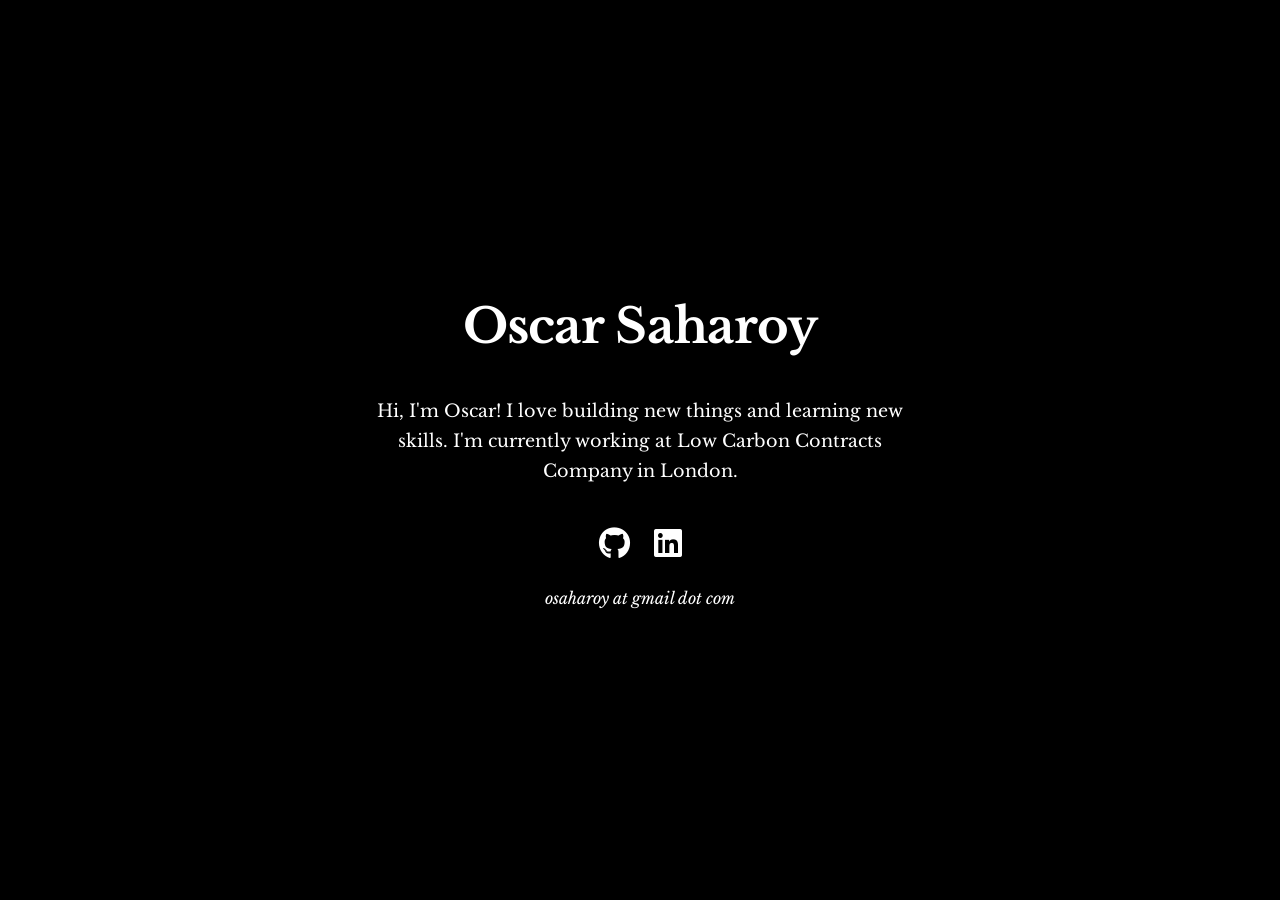
<file: index.html>
<!DOCTYPE html>
<html lang="en">
<head>
    <meta charset="UTF-8">
    <meta name="viewport" content="width=device-width, initial-scale=1.0">
    <title>Oscar Saharoy - Developer</title>
    <link rel="preconnect" href="https://fonts.googleapis.com">
    <link rel="preconnect" href="https://fonts.gstatic.com" crossorigin>
    <link href="https://fonts.googleapis.com/css2?family=Libre+Baskerville:wght@400;700&display=swap" rel="stylesheet">
    <link rel="stylesheet" href="https://cdnjs.cloudflare.com/ajax/libs/font-awesome/6.0.0/css/all.min.css">
    <style>
        :root {
            --primary-color: #ffffff;
            --secondary-color: #753498;
            --background-color: #000000;
            --text-color: #ffffff;
        }

        * {
            margin: 0;
            padding: 0;
            box-sizing: border-box;
        }

        body {
            font-family: 'Libre Baskerville', serif;
            line-height: 1.6;
            color: var(--text-color);
            background-color: var(--background-color);
            min-height: 100vh;
            display: flex;
            align-items: center;
            justify-content: center;
        }

        .container {
            max-width: 600px;
            margin: 0 auto;
            padding: 2rem;
            text-align: center;
        }

        h1 {
            font-size: 3rem;
            margin-bottom: 2rem;
            color: var(--primary-color);
            font-weight: 700;
            letter-spacing: -0.02em;
        }

        .bio {
            font-size: 1.1rem;
            margin-bottom: 2rem;
            line-height: 1.7;
        }

        .social-links {
            display: flex;
            justify-content: center;
            gap: 1.5rem;
            margin-bottom: 1rem;
        }

        .social-link {
            display: inline-block;
            color: var(--primary-color);
            text-decoration: none;
            font-size: 2rem;
        }

        .email {
            font-size: 1rem;
            color: var(--primary-color);
            font-style: italic;
        }
    </style>
</head>
<body>
    <div class="container">
        <h1>Oscar Saharoy</h1>
        <div class="bio">
            <p>Hi, I'm Oscar! I love building new things and learning new skills. I'm currently working at Low Carbon Contracts Company in London.</p>
        </div>
        <div class="social-links">
            <a href="https://github.com/OscarSaharoy" target="_blank" class="social-link">
                <i class="fab fa-github"></i>
            </a>
            <a href="https://linkedin.com/in/oscar-saharoy" target="_blank" class="social-link">
                <i class="fab fa-linkedin"></i>
            </a>
        </div>
        <div class="email">osaharoy at gmail dot com</div>
    </div>
</body>
</html>
</file>
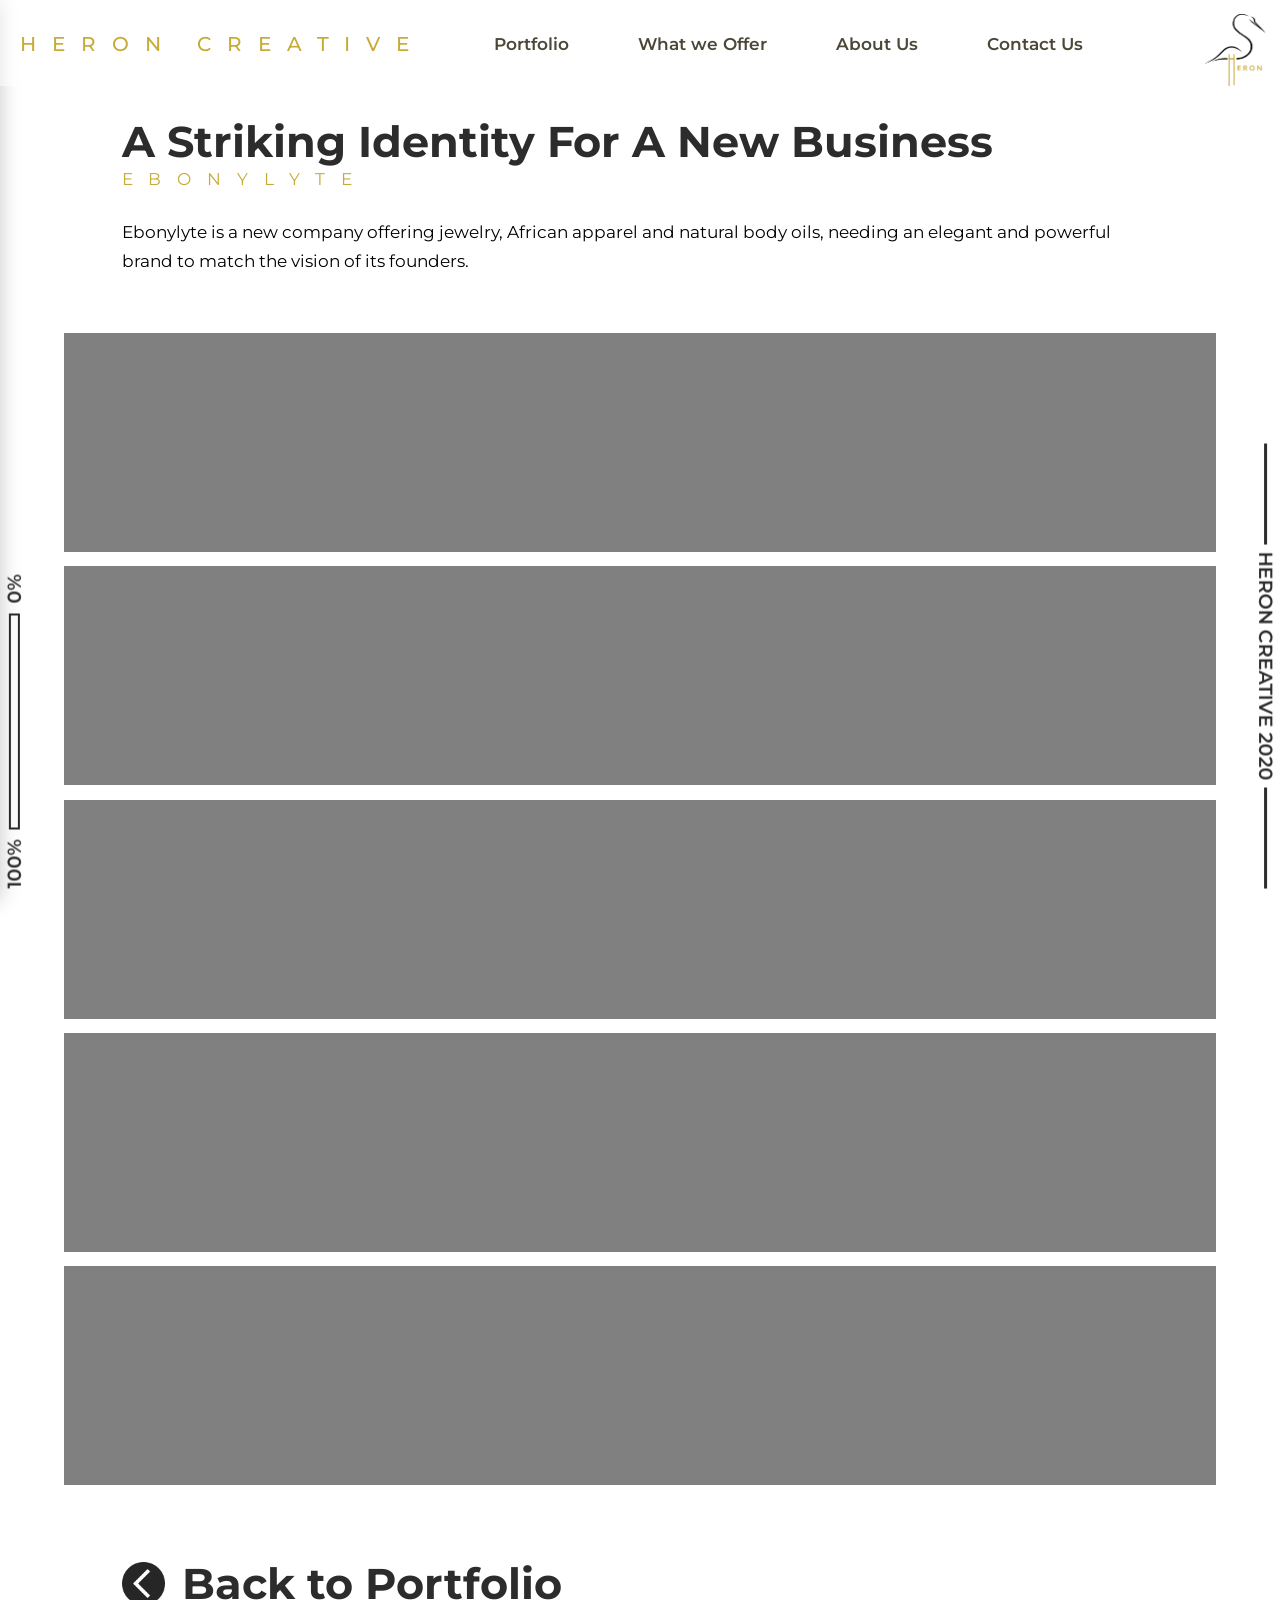
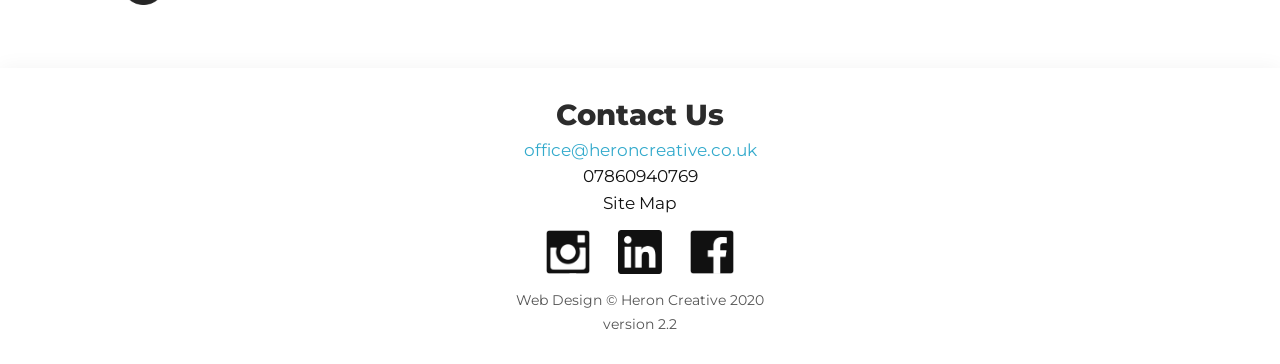
<file: bihomes.html>
<!-- Heron Creative 2020 -->

<!DOCTYPE html>

<html>

<head>
	<title> Heron Creative | BI Homes </title>
	
	<link href="https://fonts.googleapis.com/css?family=Montserrat:300,400,600,800&display=swap" rel="stylesheet">

	<link href="css/style1.css" rel="stylesheet">

	<link href="css/hamburgers.css" rel="stylesheet">
	
	<link rel="apple-touch-icon" sizes="180x180" href="assets/apple-touch-icon.png">
	<link rel="icon" type="image/png" sizes="32x32" href="assets/favicon-32x32.png">
	<link rel="icon" type="image/png" sizes="16x16" href="assets/favicon-16x16.png">
	<link rel="manifest" href="assets/site.webmanifest">
	<link rel="mask-icon" href="assets/safari-pinned-tab.svg" color="#5bbad5">
	<link rel="shortcut icon" href="assets/favicon.ico">
	<meta name="msapplication-TileColor" content="#00aba9">
	<meta name="msapplication-config" content="assets/browserconfig.xml">
	<meta name="theme-color" content="#ffffff">

	<meta charset="utf-8"/>
	
	<meta name="viewport" content="width=device-width, initial-scale=1">

	<script src="js/textsize.js"> </script>

</head>


<body class="body">

	<div class="fade-in">

	<div class="menu">

		<div class="white-bg">

			<h2> Menu </h2>

			<span class="line"> </span>

			<a href="index.html#portfolio" class="menulink"> Portfolio </a>
			<a href="index.html#what-we-offer" class="menulink"> What we Offer </a>
			<a href="index.html#about-us" class="menulink"> About Us </a>
			<a href="index.html#contact-us" class="menulink"> Contact Us </a>
			
			<span class="line"> </span>

			<div class="socials">

				<a href="https://www.instagram.com/heroncreativeltd/"> 
					<img src="assets/instagram.png"> 
				</a>
				
				<a href="https://www.linkedin.com/company/heron-creative/">
					<img src="assets/linkedin.png">
				</a>

				<a href="https://www.facebook.com/HeronCreativeTM/">
					<img src="assets/facebook.png">
				</a>

			</div>
		</div>
	</div>

	<div class="topbar">

		<div class="topgrid">

		<button class="hamburger hamburger--spin" type="button">
			<span class="hamburger-box">
				<span class="hamburger-inner"></span>
			</span>
		</button>

		<div class="links-bar">

			<a href="https://www.heroncreative.co.uk" class="topname"> <p>HERON CREATIVE</p> </a>

			<a href="index.html#portfolio" class="linkbarlink"> Portfolio </a>
			<a href="index.html#what-we-offer" class="linkbarlink"> What we Offer </a>
			<a href="index.html#about-us" class="linkbarlink"> About Us </a>
			<a href="index.html#contact-us" class="linkbarlink"> Contact Us </a>
		</div>

		<a href="https://www.heroncreative.co.uk" class="toplogo"> <img src="assets/flowRoot77.png" alt="logo" class="toplogo"/> </a>

		</div>

		<script src="js/menu.js"> </script>

	</div>


	<div class="side-text">

		<span class="line"> </span>
		<p> HERON CREATIVE 2020 </p>
		<span class="line"> </span>

	</div>


	<div class="scroll-progress">

		<p> 100% </p>
		<span class="bar-fg"> </span>
		<span class="bar-bg"> </span>
		<p> 0% </p>

		<script src="js/scrollprogress.js"> </script>

	</div>

	<div class="description">

		<h2> A Striking Identity For A New Business </h2>
		<h3> EBONYLYTE </h3>

		<p> Ebonylyte is a new company offering jewelry, African apparel and natural body oils, needing an elegant and powerful brand to match the vision of its founders. </p>

	</div>

	<div class="images">

		<div class="item a"> </div>
		<div class="item b"> </div>
		<div class="item c"> </div>
		<div class="item d"> </div>
		<div class="item e"> </div>

	</div>

	<div class="back">

		<a href="index.html#portfolio"> <img src="assets/arrowcircle.png"/> <h3> Back to Portfolio </h3> </a>

	</div>

	<footer class="footer_container">

		<div class="footer-grid">

			<h3> Contact Us </h3>

			<p> <a href="mailto:office@heroncreative.co.uk"> office@heroncreative.co.uk </a> </p>
			<p> 07860940769 </p>

			<p> Site Map </p>
	
			<div class="socials">
			
				<a href="https://www.instagram.com/heroncreativeltd/"> 
					<img src="assets/instagram.png"> 
				</a>
				
				<a href="https://www.linkedin.com/company/heron-creative/">
					<img src="assets/linkedin.png">
				</a>

				<a href="https://www.facebook.com/HeronCreativeTM/">
					<img src="assets/facebook.png">
				</a>
			
			</div>

			<p class="small"> Web Design © Heron Creative 2020 </p>
			<p class="small"> version 2.2 </p>

		</div>

	</footer>

	</div>

</body>

</html>
</file>
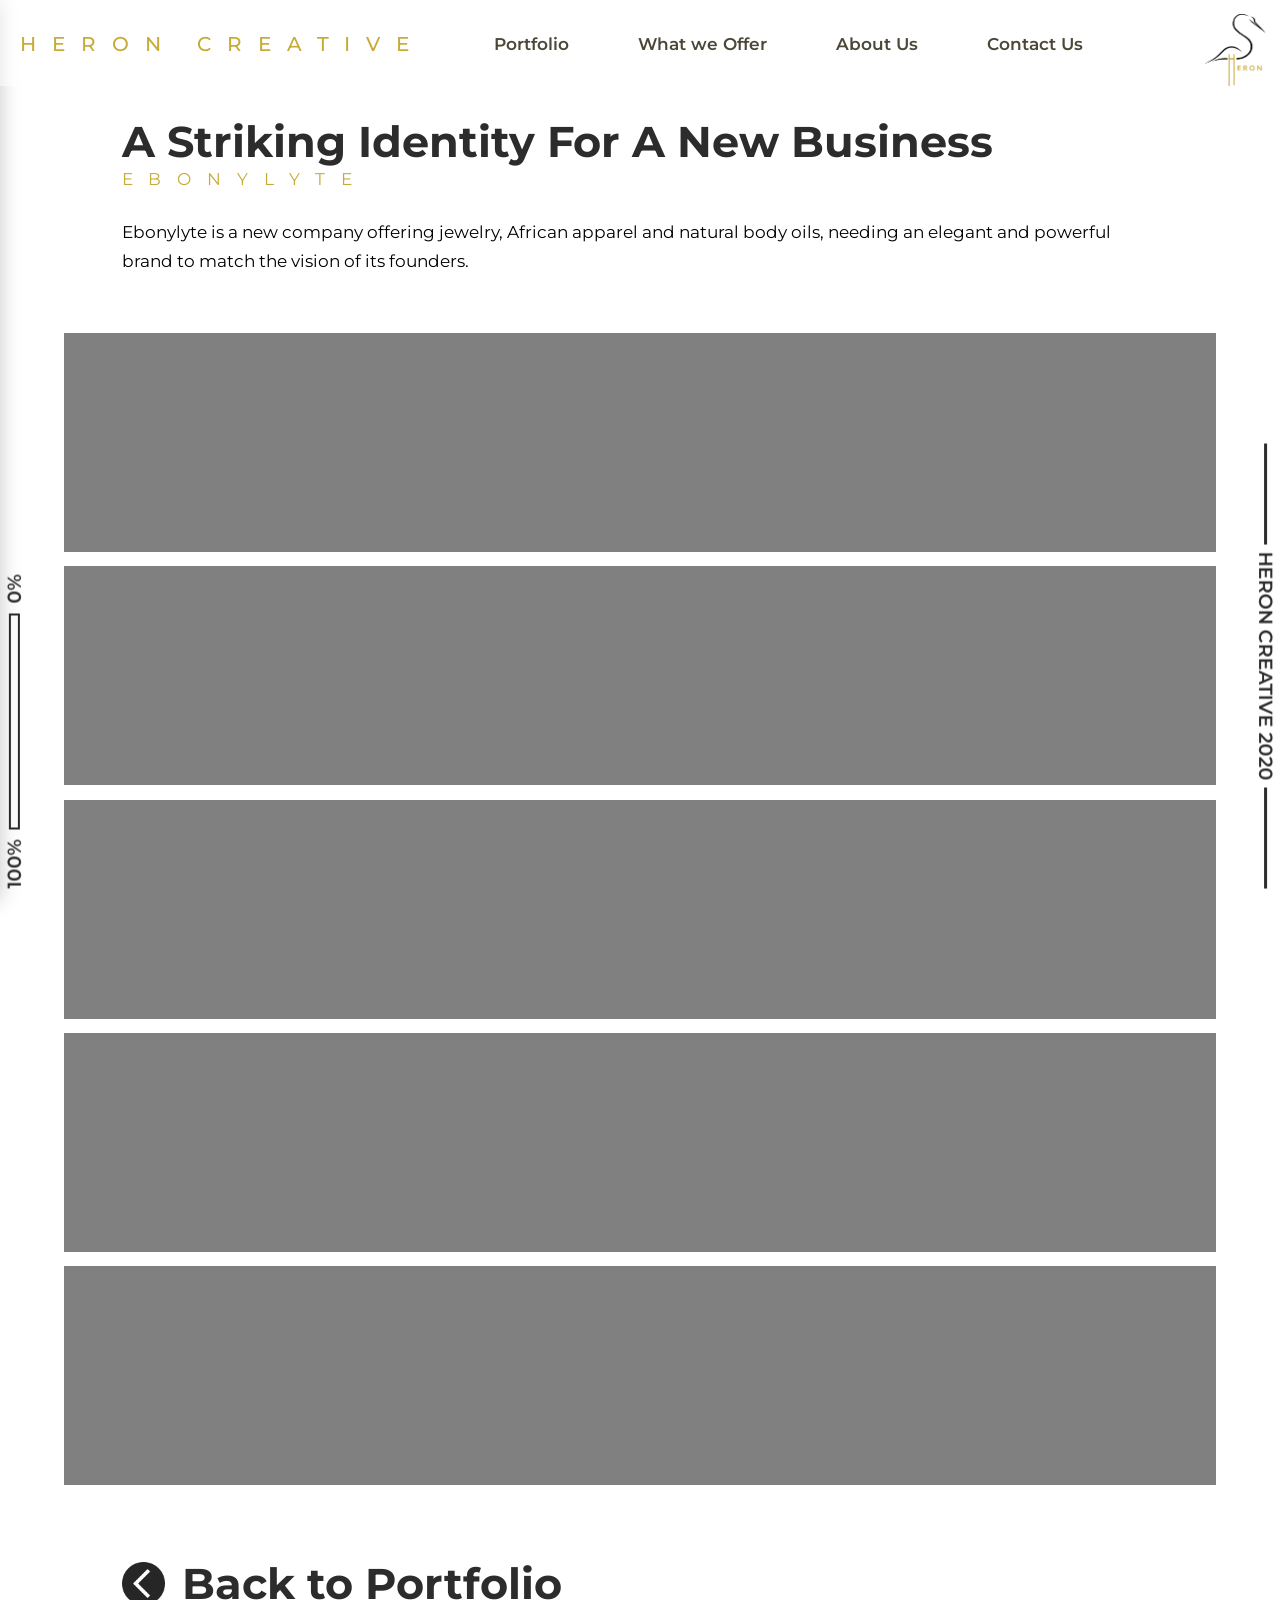
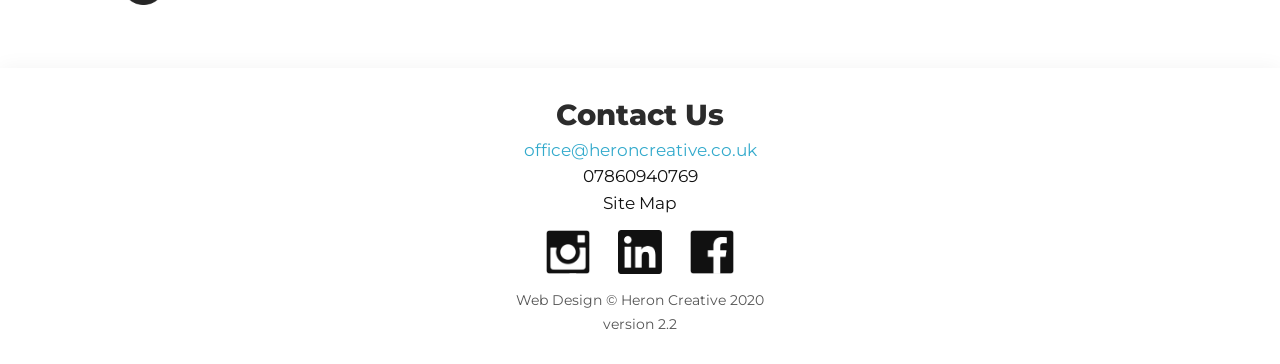
<file: mackerel.html>
<!-- Heron Creative 2020 -->

<!DOCTYPE html>

<html>

<head>
	<title> Heron Creative | Mackerel & Co </title>
	
	<link href="https://fonts.googleapis.com/css?family=Montserrat:300,400,600,800&display=swap" rel="stylesheet">

	<link href="css/style1.css" rel="stylesheet">

	<link href="css/hamburgers.css" rel="stylesheet">
	
	<link rel="apple-touch-icon" sizes="180x180" href="assets/apple-touch-icon.png">
	<link rel="icon" type="image/png" sizes="32x32" href="assets/favicon-32x32.png">
	<link rel="icon" type="image/png" sizes="16x16" href="assets/favicon-16x16.png">
	<link rel="manifest" href="assets/site.webmanifest">
	<link rel="mask-icon" href="assets/safari-pinned-tab.svg" color="#5bbad5">
	<link rel="shortcut icon" href="assets/favicon.ico">
	<meta name="msapplication-TileColor" content="#00aba9">
	<meta name="msapplication-config" content="assets/browserconfig.xml">
	<meta name="theme-color" content="#ffffff">

	<meta charset="utf-8"/>
	
	<meta name="viewport" content="width=device-width, initial-scale=1">

	<script src="js/textsize.js"> </script>

</head>


<body class="body">

	<div class="fade-in">

	<div class="menu">

		<div class="white-bg">

			<h2> Menu </h2>

			<span class="line"> </span>

			<a href="index.html#portfolio" class="menulink"> Portfolio </a>
			<a href="index.html#what-we-offer" class="menulink"> What we Offer </a>
			<a href="index.html#about-us" class="menulink"> About Us </a>
			<a href="index.html#contact-us" class="menulink"> Contact Us </a>
			
			<span class="line"> </span>

			<div class="socials">

				<a href="https://www.instagram.com/heroncreativeltd/"> 
					<img src="assets/instagram.png"> 
				</a>
				
				<a href="https://www.linkedin.com/company/heron-creative/">
					<img src="assets/linkedin.png">
				</a>

				<a href="https://www.facebook.com/HeronCreativeTM/">
					<img src="assets/facebook.png">
				</a>

			</div>
		</div>
	</div>

	<div class="topbar">

		<div class="topgrid">

		<button class="hamburger hamburger--spin" type="button">
			<span class="hamburger-box">
				<span class="hamburger-inner"></span>
			</span>
		</button>

		<div class="links-bar">

			<a href="https://www.heroncreative.co.uk" class="topname"> <p>HERON CREATIVE</p> </a>

			<a href="index.html#portfolio" class="linkbarlink"> Portfolio </a>
			<a href="index.html#what-we-offer" class="linkbarlink"> What we Offer </a>
			<a href="index.html#about-us" class="linkbarlink"> About Us </a>
			<a href="index.html#contact-us" class="linkbarlink"> Contact Us </a>
		</div>

		<a href="https://www.heroncreative.co.uk" class="toplogo"> <img src="assets/flowRoot77.png" alt="logo" class="toplogo"/> </a>

		</div>

		<script src="js/menu.js"> </script>

	</div>


	<div class="side-text">

		<span class="line"> </span>
		<p> HERON CREATIVE 2020 </p>
		<span class="line"> </span>

	</div>


	<div class="scroll-progress">

		<p> 100% </p>
		<span class="bar-fg"> </span>
		<span class="bar-bg"> </span>
		<p> 0% </p>

		<script src="js/scrollprogress.js"> </script>

	</div>

	<div class="description">

		<h2> A Striking Identity For A New Business </h2>
		<h3> EBONYLYTE </h3>

		<p> Ebonylyte is a new company offering jewelry, African apparel and natural body oils, needing an elegant and powerful brand to match the vision of its founders. </p>

	</div>

	<div class="images">

		<div class="item a"> </div>
		<div class="item b"> </div>
		<div class="item c"> </div>
		<div class="item d"> </div>
		<div class="item e"> </div>

	</div>

	<div class="back">

		<a href="index.html#portfolio"> <img src="assets/arrowcircle.png"/> <h3> Back to Portfolio </h3> </a>

	</div>

	<footer class="footer_container">

		<div class="footer-grid">

			<h3> Contact Us </h3>

			<p> <a href="mailto:office@heroncreative.co.uk"> office@heroncreative.co.uk </a> </p>
			<p> 07860940769 </p>

			<p> Site Map </p>
	
			<div class="socials">
			
				<a href="https://www.instagram.com/heroncreativeltd/"> 
					<img src="assets/instagram.png"> 
				</a>
				
				<a href="https://www.linkedin.com/company/heron-creative/">
					<img src="assets/linkedin.png">
				</a>

				<a href="https://www.facebook.com/HeronCreativeTM/">
					<img src="assets/facebook.png">
				</a>
			
			</div>

			<p class="small"> Web Design © Heron Creative 2020 </p>
			<p class="small"> version 2.2 </p>

		</div>

	</footer>

	</div>

</body>

</html>
</file>
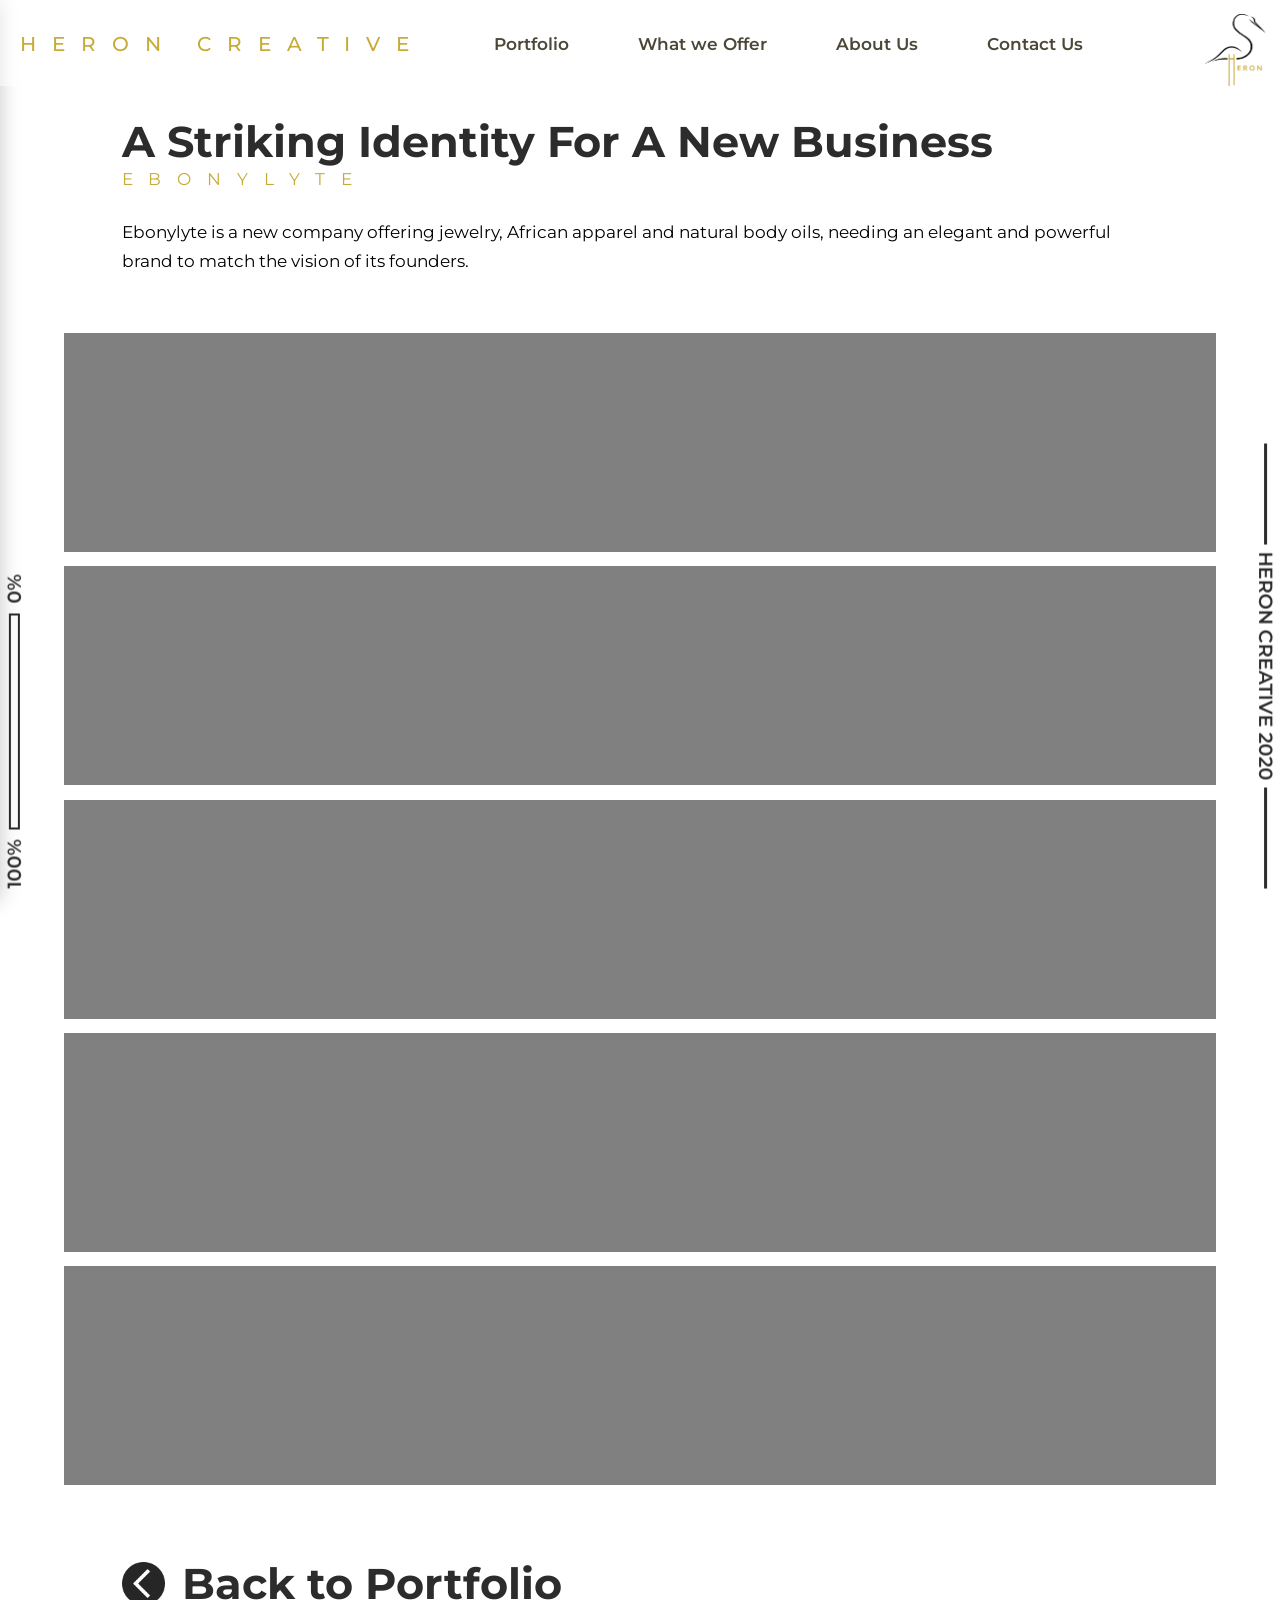
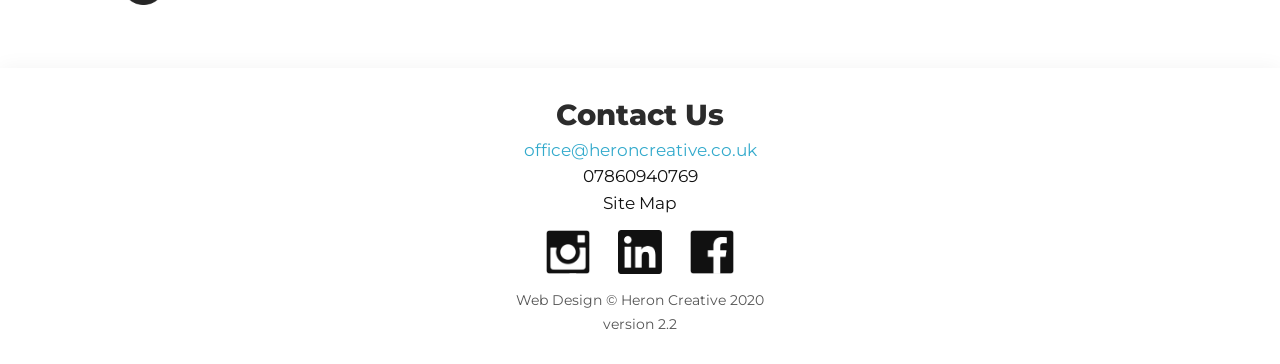
<file: nimbus.html>
<!-- Heron Creative 2020 -->

<!DOCTYPE html>

<html>

<head>
	<title> Heron Creative | Nimbus </title>
	
	<link href="https://fonts.googleapis.com/css?family=Montserrat:300,400,600,800&display=swap" rel="stylesheet">

	<link href="css/style1.css" rel="stylesheet">

	<link href="css/hamburgers.css" rel="stylesheet">
	
	<link rel="apple-touch-icon" sizes="180x180" href="assets/apple-touch-icon.png">
	<link rel="icon" type="image/png" sizes="32x32" href="assets/favicon-32x32.png">
	<link rel="icon" type="image/png" sizes="16x16" href="assets/favicon-16x16.png">
	<link rel="manifest" href="assets/site.webmanifest">
	<link rel="mask-icon" href="assets/safari-pinned-tab.svg" color="#5bbad5">
	<link rel="shortcut icon" href="assets/favicon.ico">
	<meta name="msapplication-TileColor" content="#00aba9">
	<meta name="msapplication-config" content="assets/browserconfig.xml">
	<meta name="theme-color" content="#ffffff">

	<meta charset="utf-8"/>
	
	<meta name="viewport" content="width=device-width, initial-scale=1">

	<script src="js/textsize.js"> </script>

</head>


<body class="body">

	<div class="fade-in">

	<div class="menu">

		<div class="white-bg">

			<h2> Menu </h2>

			<span class="line"> </span>

			<a href="index.html#portfolio" class="menulink"> Portfolio </a>
			<a href="index.html#what-we-offer" class="menulink"> What we Offer </a>
			<a href="index.html#about-us" class="menulink"> About Us </a>
			<a href="index.html#contact-us" class="menulink"> Contact Us </a>
			
			<span class="line"> </span>

			<div class="socials">

				<a href="https://www.instagram.com/heroncreativeltd/"> 
					<img src="assets/instagram.png"> 
				</a>
				
				<a href="https://www.linkedin.com/company/heron-creative/">
					<img src="assets/linkedin.png">
				</a>

				<a href="https://www.facebook.com/HeronCreativeTM/">
					<img src="assets/facebook.png">
				</a>

			</div>
		</div>
	</div>

	<div class="topbar">

		<div class="topgrid">

		<button class="hamburger hamburger--spin" type="button">
			<span class="hamburger-box">
				<span class="hamburger-inner"></span>
			</span>
		</button>

		<div class="links-bar">

			<a href="https://www.heroncreative.co.uk" class="topname"> <p>HERON CREATIVE</p> </a>

			<a href="index.html#portfolio" class="linkbarlink"> Portfolio </a>
			<a href="index.html#what-we-offer" class="linkbarlink"> What we Offer </a>
			<a href="index.html#about-us" class="linkbarlink"> About Us </a>
			<a href="index.html#contact-us" class="linkbarlink"> Contact Us </a>
		</div>

		<a href="https://www.heroncreative.co.uk" class="toplogo"> <img src="assets/flowRoot77.png" alt="logo" class="toplogo"/> </a>

		</div>

		<script src="js/menu.js"> </script>

	</div>


	<div class="side-text">

		<span class="line"> </span>
		<p> HERON CREATIVE 2020 </p>
		<span class="line"> </span>

	</div>


	<div class="scroll-progress">

		<p> 100% </p>
		<span class="bar-fg"> </span>
		<span class="bar-bg"> </span>
		<p> 0% </p>

		<script src="js/scrollprogress.js"> </script>

	</div>

	<div class="description">

		<h2> A Striking Identity For A New Business </h2>
		<h3> EBONYLYTE </h3>

		<p> Ebonylyte is a new company offering jewelry, African apparel and natural body oils, needing an elegant and powerful brand to match the vision of its founders. </p>

	</div>

	<div class="images">

		<div class="item a"> </div>
		<div class="item b"> </div>
		<div class="item c"> </div>
		<div class="item d"> </div>
		<div class="item e"> </div>

	</div>

	<div class="back">

		<a href="index.html#portfolio"> <img src="assets/arrowcircle.png"/> <h3> Back to Portfolio </h3> </a>

	</div>

	<footer class="footer_container">

		<div class="footer-grid">

			<h3> Contact Us </h3>

			<p> <a href="mailto:office@heroncreative.co.uk"> office@heroncreative.co.uk </a> </p>
			<p> 07860940769 </p>

			<p> Site Map </p>
	
			<div class="socials">
			
				<a href="https://www.instagram.com/heroncreativeltd/"> 
					<img src="assets/instagram.png"> 
				</a>
				
				<a href="https://www.linkedin.com/company/heron-creative/">
					<img src="assets/linkedin.png">
				</a>

				<a href="https://www.facebook.com/HeronCreativeTM/">
					<img src="assets/facebook.png">
				</a>
			
			</div>

			<p class="small"> Web Design © Heron Creative 2020 </p>
			<p class="small"> version 2.2 </p>

		</div>

	</footer>

	</div>

</body>

</html>
</file>
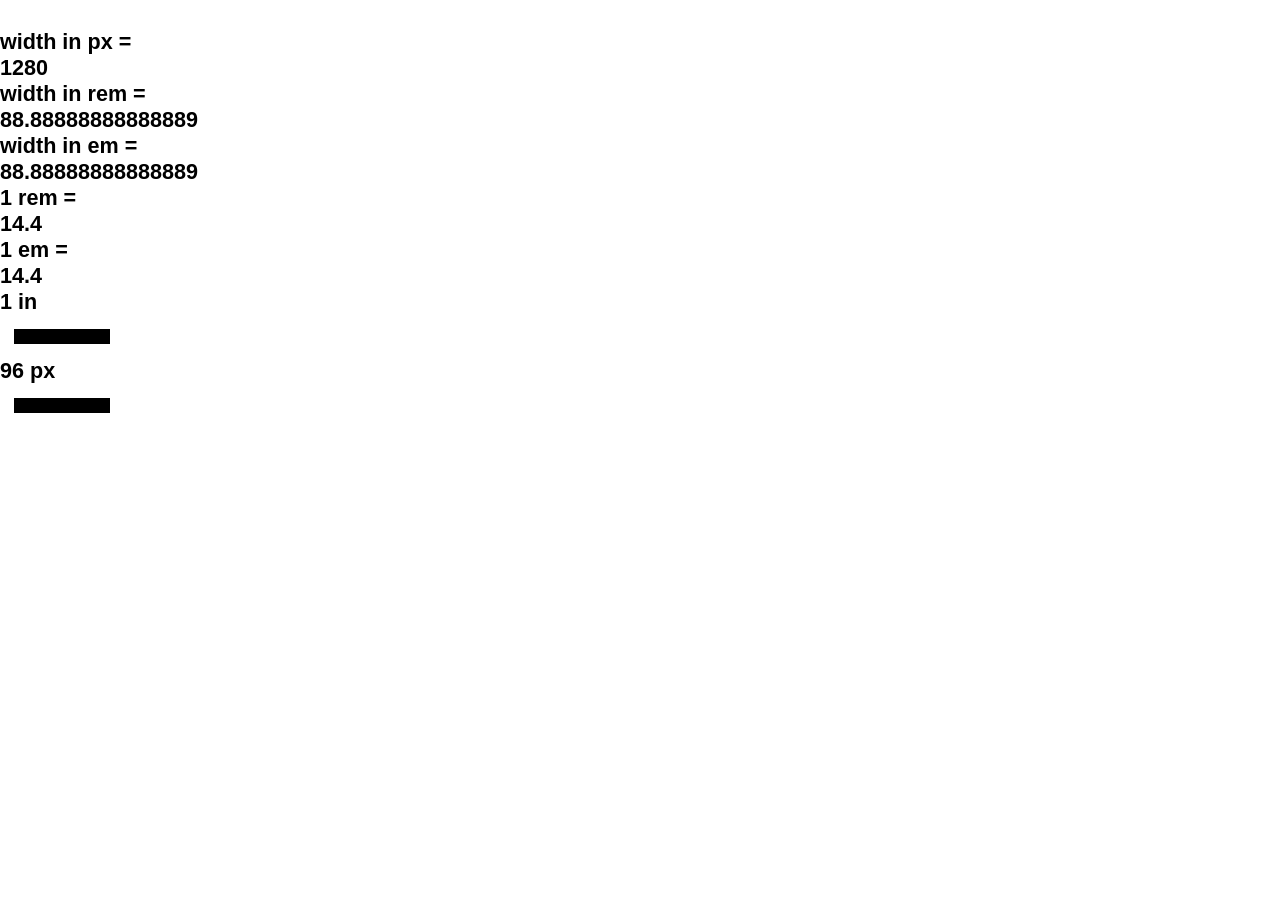
<file: sizingtests.html>
<!-- Heron Creative 2020 -->

<!DOCTYPE html>

<html>

<head>
	<title> Sizing Tests </title>

	<link href="css/style1.css" rel="stylesheet">

</head>


<body>

	<div style="background-color: rgba(255,255,255,0.3); padding-top: 2rem;">

		<h2> width in px = </h2> <h2 class="px">  </h2>
		<h2> width in rem = </h2> <h2 class="rem">  </h2>
		<h2> width in em = </h2> <h2 class="em">  </h2>
		<h2> 1 rem = </h2> <h2 class="onerem">  </h2>
		<h2> 1 em = </h2> <h2 class="oneem">  </h2>

		<h2> 1 in </h2>
		<div style="display: block; width: 1in; height: 1em; background-color: black; margin: 1em;"> </div>
		<h2> 96 px </h2>
		<div style="display: block; width: 96px; height: 1em; background-color: black; margin: 1em;"> </div>

		<script>

			function run() {
				var width  = window.innerWidth;
				var root   = document.documentElement;
				var rem    = parseFloat(window.getComputedStyle(root).getPropertyValue("font-size"));
				var em     = 14.4;
				var ppx    = document.querySelector(".px");
				var prem   = document.querySelector(".rem");
				var pem    = document.querySelector(".em");
				var onerem = document.querySelector(".onerem");
				var oneem  = document.querySelector(".oneem");

				ppx.innerHTML    = width;
				prem.innerHTML   = width/rem;
				pem.innerHTML    = width/em;
				onerem.innerHTML = rem;
				oneem.innerHTML  = em;
			}

			window.addEventListener("DOMContentLoaded", run);
			window.addEventListener("resize", run);

		</script>
	</div>

</body>

</html>
</file>
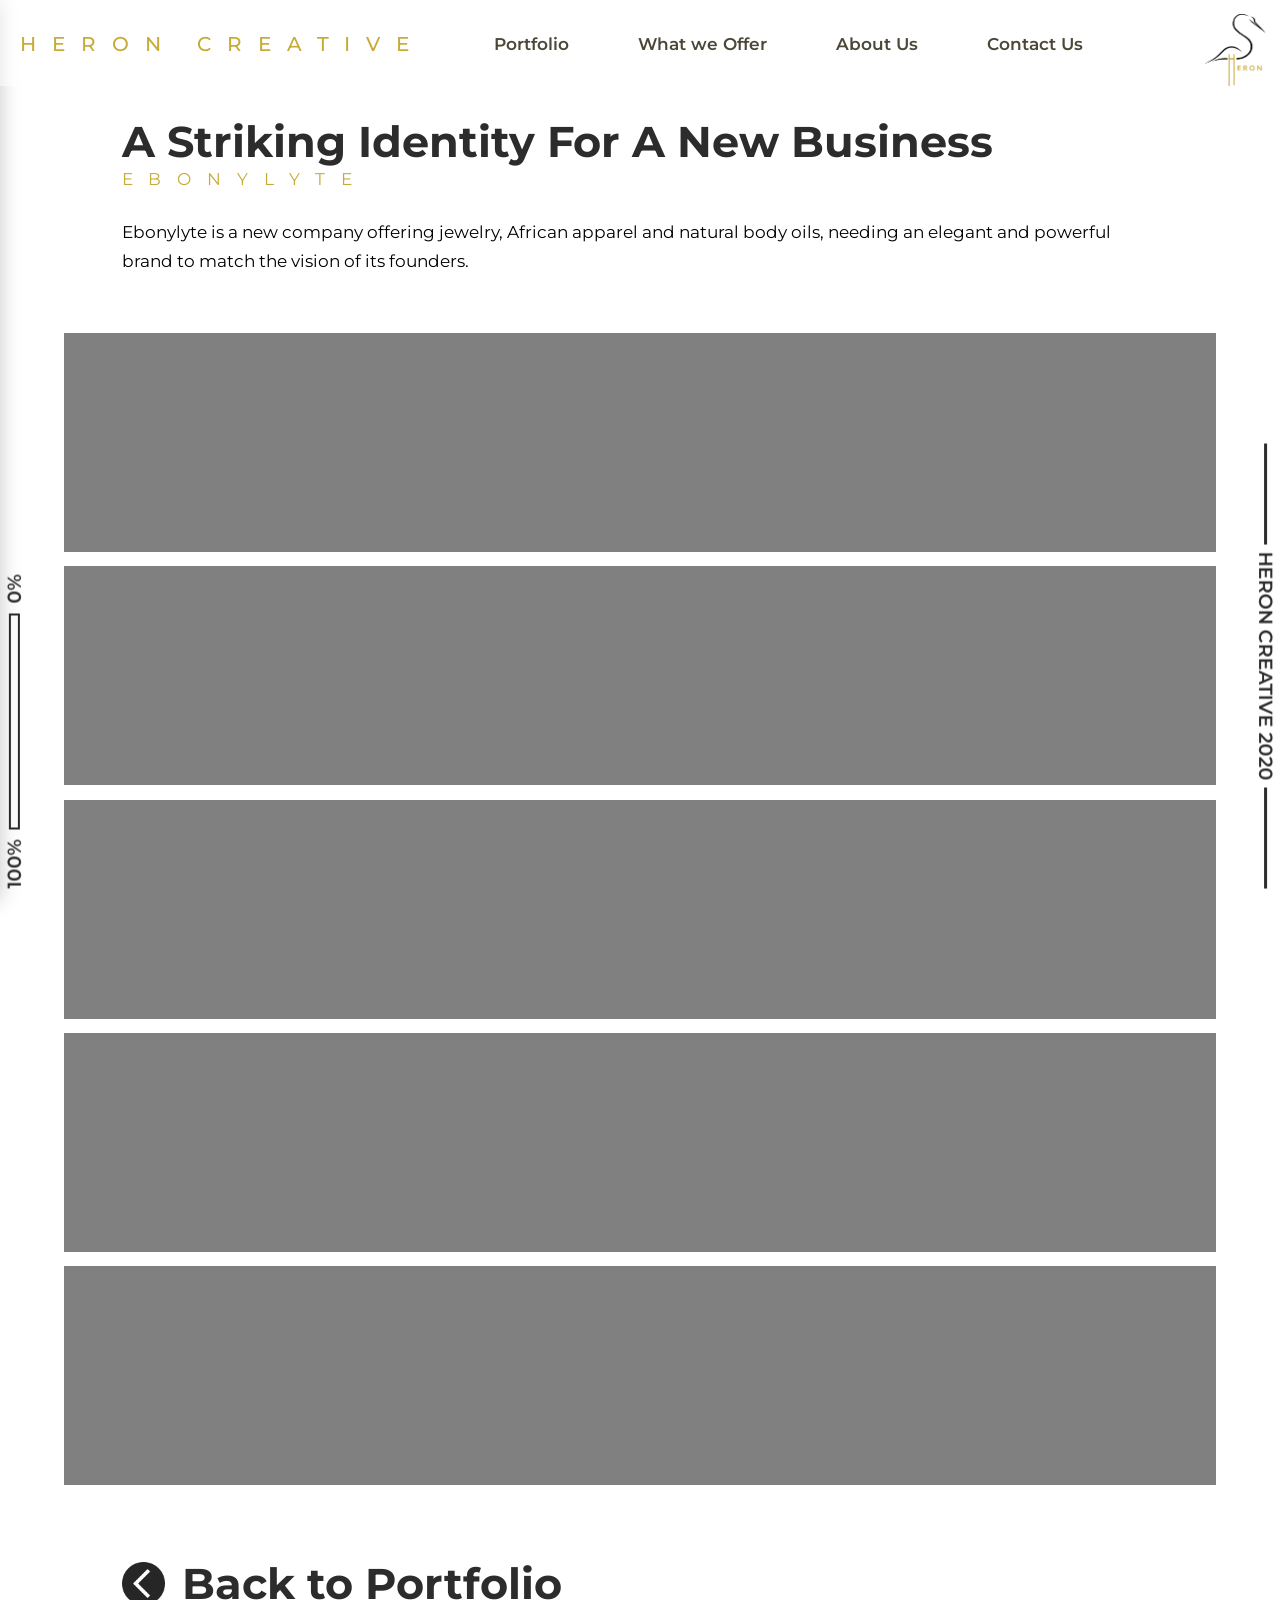
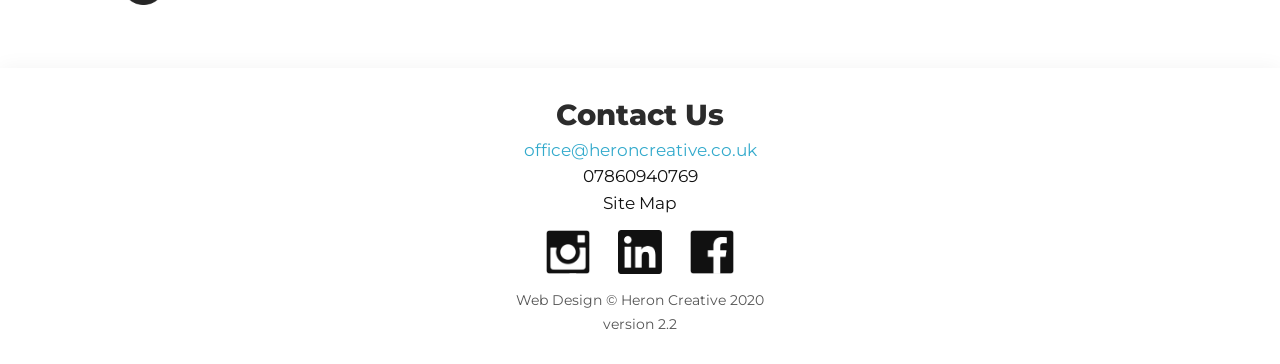
<file: sunrise.html>
<!-- Heron Creative 2020 -->

<!DOCTYPE html>

<html>

<head>
	<title> Heron Creative | Sunrise </title>
	
	<link href="https://fonts.googleapis.com/css?family=Montserrat:300,400,600,800&display=swap" rel="stylesheet">

	<link href="css/style1.css" rel="stylesheet">

	<link href="css/hamburgers.css" rel="stylesheet">
	
	<link rel="apple-touch-icon" sizes="180x180" href="assets/apple-touch-icon.png">
	<link rel="icon" type="image/png" sizes="32x32" href="assets/favicon-32x32.png">
	<link rel="icon" type="image/png" sizes="16x16" href="assets/favicon-16x16.png">
	<link rel="manifest" href="assets/site.webmanifest">
	<link rel="mask-icon" href="assets/safari-pinned-tab.svg" color="#5bbad5">
	<link rel="shortcut icon" href="assets/favicon.ico">
	<meta name="msapplication-TileColor" content="#00aba9">
	<meta name="msapplication-config" content="assets/browserconfig.xml">
	<meta name="theme-color" content="#ffffff">

	<meta charset="utf-8"/>
	
	<meta name="viewport" content="width=device-width, initial-scale=1">

	<script src="js/textsize.js"> </script>

</head>


<body class="body">

	<div class="fade-in">

	<div class="menu">

		<div class="white-bg">

			<h2> Menu </h2>

			<span class="line"> </span>

			<a href="index.html#portfolio" class="menulink"> Portfolio </a>
			<a href="index.html#what-we-offer" class="menulink"> What we Offer </a>
			<a href="index.html#about-us" class="menulink"> About Us </a>
			<a href="index.html#contact-us" class="menulink"> Contact Us </a>
			
			<span class="line"> </span>

			<div class="socials">

				<a href="https://www.instagram.com/heroncreativeltd/"> 
					<img src="assets/instagram.png"> 
				</a>
				
				<a href="https://www.linkedin.com/company/heron-creative/">
					<img src="assets/linkedin.png">
				</a>

				<a href="https://www.facebook.com/HeronCreativeTM/">
					<img src="assets/facebook.png">
				</a>

			</div>
		</div>
	</div>

	<div class="topbar">

		<div class="topgrid">

		<button class="hamburger hamburger--spin" type="button">
			<span class="hamburger-box">
				<span class="hamburger-inner"></span>
			</span>
		</button>

		<div class="links-bar">

			<a href="https://www.heroncreative.co.uk" class="topname"> <p>HERON CREATIVE</p> </a>

			<a href="index.html#portfolio" class="linkbarlink"> Portfolio </a>
			<a href="index.html#what-we-offer" class="linkbarlink"> What we Offer </a>
			<a href="index.html#about-us" class="linkbarlink"> About Us </a>
			<a href="index.html#contact-us" class="linkbarlink"> Contact Us </a>
		</div>

		<a href="https://www.heroncreative.co.uk" class="toplogo"> <img src="assets/flowRoot77.png" alt="logo" class="toplogo"/> </a>

		</div>

		<script src="js/menu.js"> </script>

	</div>


	<div class="side-text">

		<span class="line"> </span>
		<p> HERON CREATIVE 2020 </p>
		<span class="line"> </span>

	</div>


	<div class="scroll-progress">

		<p> 100% </p>
		<span class="bar-fg"> </span>
		<span class="bar-bg"> </span>
		<p> 0% </p>

		<script src="js/scrollprogress.js"> </script>

	</div>

	<div class="description">

		<h2> A Striking Identity For A New Business </h2>
		<h3> EBONYLYTE </h3>

		<p> Ebonylyte is a new company offering jewelry, African apparel and natural body oils, needing an elegant and powerful brand to match the vision of its founders. </p>

	</div>

	<div class="images">

		<div class="item a"> </div>
		<div class="item b"> </div>
		<div class="item c"> </div>
		<div class="item d"> </div>
		<div class="item e"> </div>

	</div>

	<div class="back">

		<a href="index.html#portfolio"> <img src="assets/arrowcircle.png"/> <h3> Back to Portfolio </h3> </a>

	</div>

	<footer class="footer_container">

		<div class="footer-grid">

			<h3> Contact Us </h3>

			<p> <a href="mailto:office@heroncreative.co.uk"> office@heroncreative.co.uk </a> </p>
			<p> 07860940769 </p>

			<p> Site Map </p>
	
			<div class="socials">
			
				<a href="https://www.instagram.com/heroncreativeltd/"> 
					<img src="assets/instagram.png"> 
				</a>
				
				<a href="https://www.linkedin.com/company/heron-creative/">
					<img src="assets/linkedin.png">
				</a>

				<a href="https://www.facebook.com/HeronCreativeTM/">
					<img src="assets/facebook.png">
				</a>
			
			</div>

			<p class="small"> Web Design © Heron Creative 2020 </p>
			<p class="small"> version 2.2 </p>

		</div>

	</footer>

	</div>

</body>

</html>
</file>
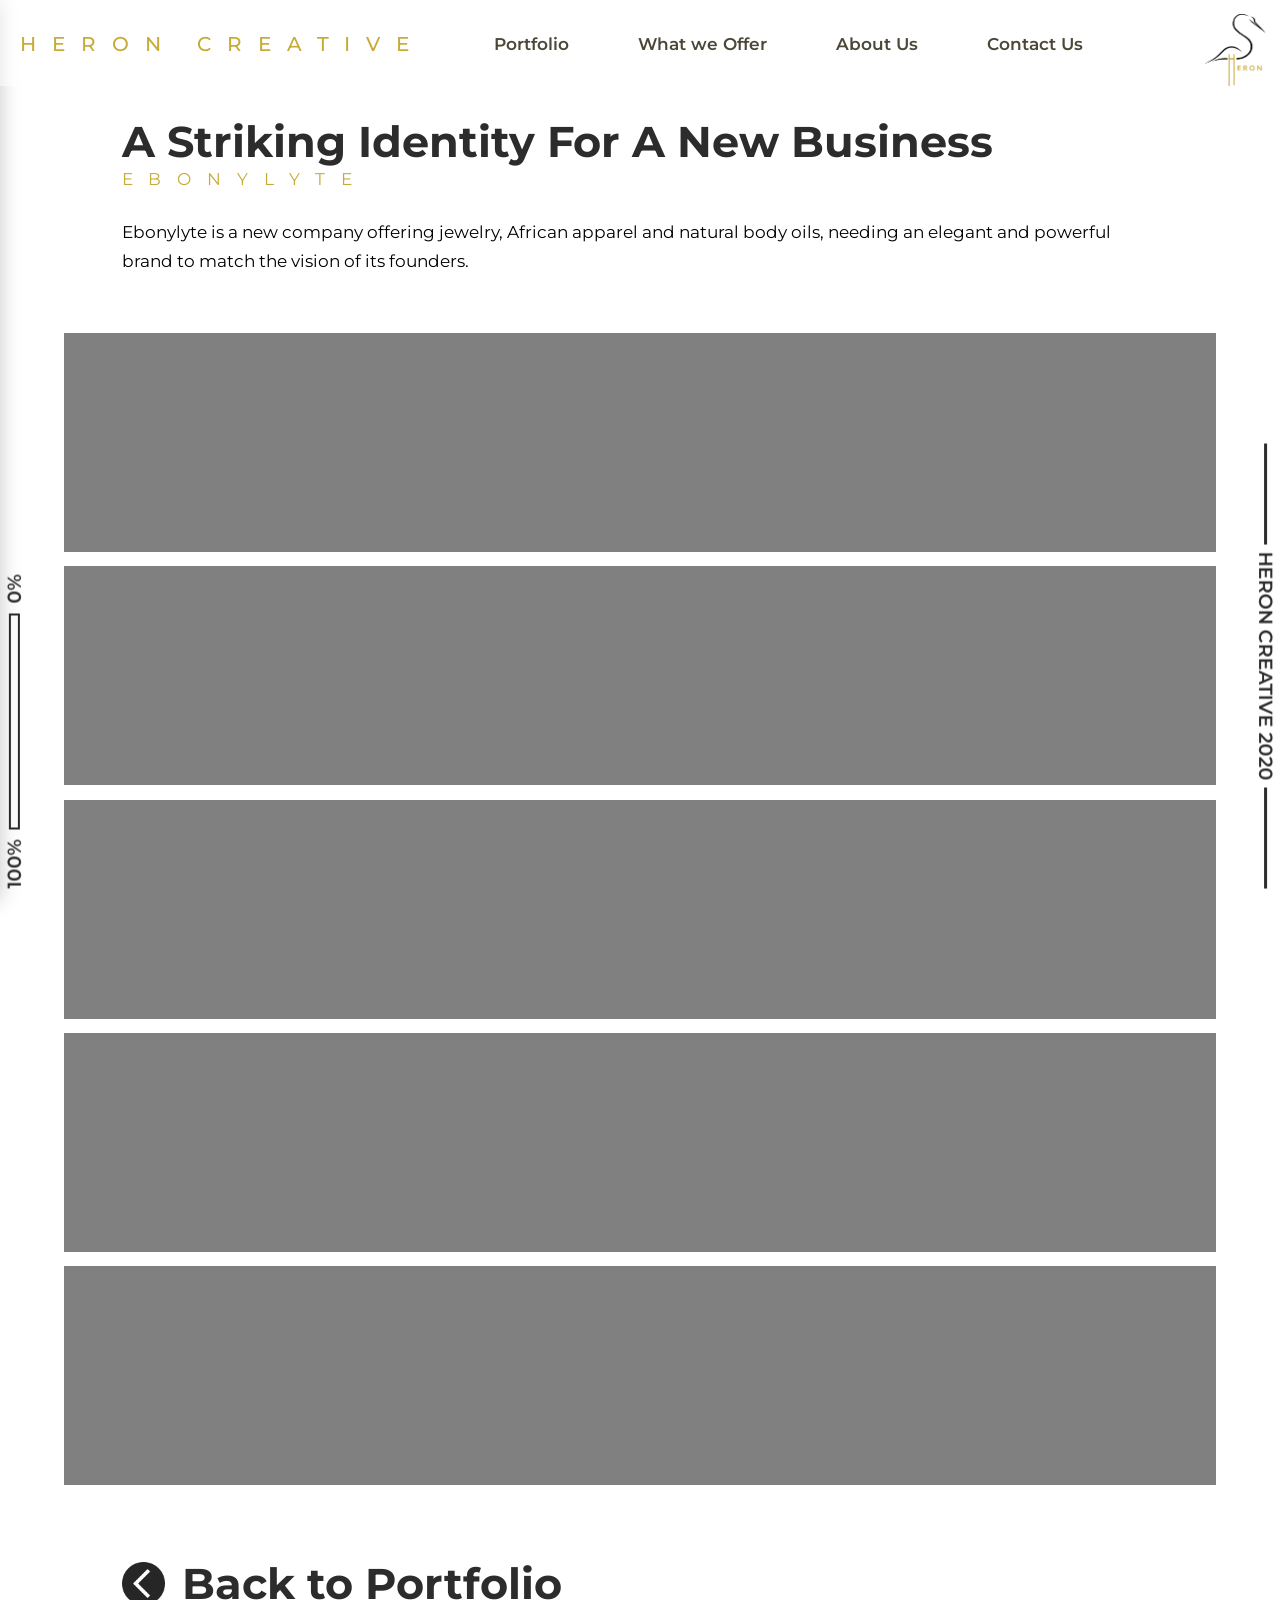
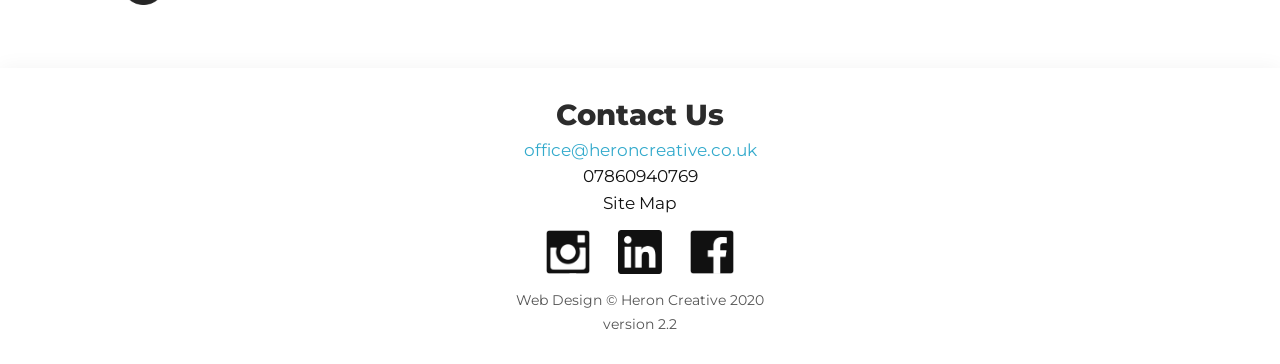
<file: winterleaf.html>
<!-- Heron Creative 2020 -->

<!DOCTYPE html>

<html>

<head>
	<title> Heron Creative | Winterleaf </title>
	
	<link href="https://fonts.googleapis.com/css?family=Montserrat:300,400,600,800&display=swap" rel="stylesheet">

	<link href="css/style1.css" rel="stylesheet">

	<link href="css/hamburgers.css" rel="stylesheet">
	
	<link rel="apple-touch-icon" sizes="180x180" href="assets/apple-touch-icon.png">
	<link rel="icon" type="image/png" sizes="32x32" href="assets/favicon-32x32.png">
	<link rel="icon" type="image/png" sizes="16x16" href="assets/favicon-16x16.png">
	<link rel="manifest" href="assets/site.webmanifest">
	<link rel="mask-icon" href="assets/safari-pinned-tab.svg" color="#5bbad5">
	<link rel="shortcut icon" href="assets/favicon.ico">
	<meta name="msapplication-TileColor" content="#00aba9">
	<meta name="msapplication-config" content="assets/browserconfig.xml">
	<meta name="theme-color" content="#ffffff">

	<meta charset="utf-8"/>
	
	<meta name="viewport" content="width=device-width, initial-scale=1">

	<script src="js/textsize.js"> </script>

</head>


<body class="body">

	<div class="fade-in">

	<div class="menu">

		<div class="white-bg">

			<h2> Menu </h2>

			<span class="line"> </span>

			<a href="index.html#portfolio" class="menulink"> Portfolio </a>
			<a href="index.html#what-we-offer" class="menulink"> What we Offer </a>
			<a href="index.html#about-us" class="menulink"> About Us </a>
			<a href="index.html#contact-us" class="menulink"> Contact Us </a>
			
			<span class="line"> </span>

			<div class="socials">

				<a href="https://www.instagram.com/heroncreativeltd/"> 
					<img src="assets/instagram.png"> 
				</a>
				
				<a href="https://www.linkedin.com/company/heron-creative/">
					<img src="assets/linkedin.png">
				</a>

				<a href="https://www.facebook.com/HeronCreativeTM/">
					<img src="assets/facebook.png">
				</a>

			</div>
		</div>
	</div>

	<div class="topbar">

		<div class="topgrid">

		<button class="hamburger hamburger--spin" type="button">
			<span class="hamburger-box">
				<span class="hamburger-inner"></span>
			</span>
		</button>

		<div class="links-bar">

			<a href="https://www.heroncreative.co.uk" class="topname"> <p>HERON CREATIVE</p> </a>

			<a href="index.html#portfolio" class="linkbarlink"> Portfolio </a>
			<a href="index.html#what-we-offer" class="linkbarlink"> What we Offer </a>
			<a href="index.html#about-us" class="linkbarlink"> About Us </a>
			<a href="index.html#contact-us" class="linkbarlink"> Contact Us </a>
		</div>

		<a href="https://www.heroncreative.co.uk" class="toplogo"> <img src="assets/flowRoot77.png" alt="logo" class="toplogo"/> </a>

		</div>

		<script src="js/menu.js"> </script>

	</div>


	<div class="side-text">

		<span class="line"> </span>
		<p> HERON CREATIVE 2020 </p>
		<span class="line"> </span>

	</div>


	<div class="scroll-progress">

		<p> 100% </p>
		<span class="bar-fg"> </span>
		<span class="bar-bg"> </span>
		<p> 0% </p>

		<script src="js/scrollprogress.js"> </script>

	</div>

	<div class="description">

		<h2> A Striking Identity For A New Business </h2>
		<h3> EBONYLYTE </h3>

		<p> Ebonylyte is a new company offering jewelry, African apparel and natural body oils, needing an elegant and powerful brand to match the vision of its founders. </p>

	</div>

	<div class="images">

		<div class="item a"> </div>
		<div class="item b"> </div>
		<div class="item c"> </div>
		<div class="item d"> </div>
		<div class="item e"> </div>

	</div>

	<div class="back">

		<a href="index.html#portfolio"> <img src="assets/arrowcircle.png"/> <h3> Back to Portfolio </h3> </a>

	</div>

	<footer class="footer_container">

		<div class="footer-grid">

			<h3> Contact Us </h3>

			<p> <a href="mailto:office@heroncreative.co.uk"> office@heroncreative.co.uk </a> </p>
			<p> 07860940769 </p>

			<p> Site Map </p>
	
			<div class="socials">
			
				<a href="https://www.instagram.com/heroncreativeltd/"> 
					<img src="assets/instagram.png"> 
				</a>
				
				<a href="https://www.linkedin.com/company/heron-creative/">
					<img src="assets/linkedin.png">
				</a>

				<a href="https://www.facebook.com/HeronCreativeTM/">
					<img src="assets/facebook.png">
				</a>
			
			</div>

			<p class="small"> Web Design © Heron Creative 2020 </p>
			<p class="small"> version 2.2 </p>

		</div>

	</footer>

	</div>

</body>

</html>
</file>
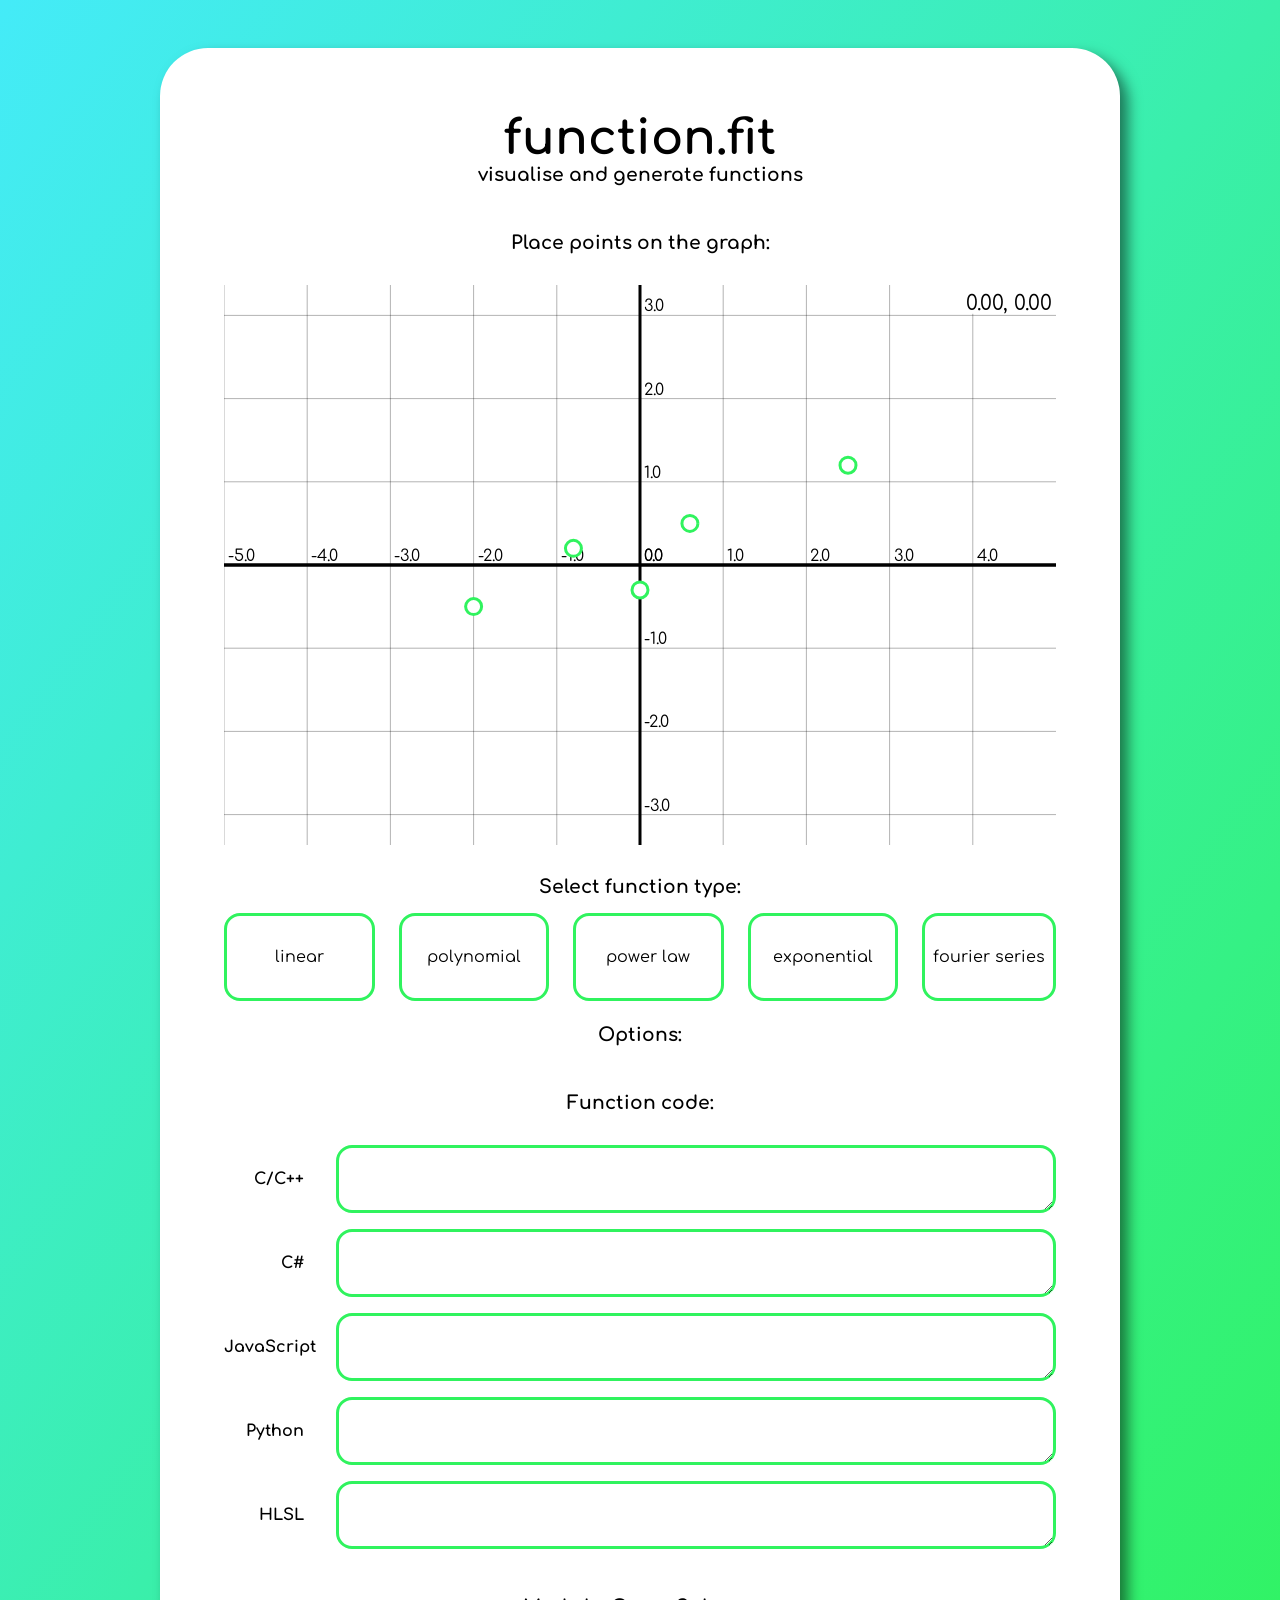
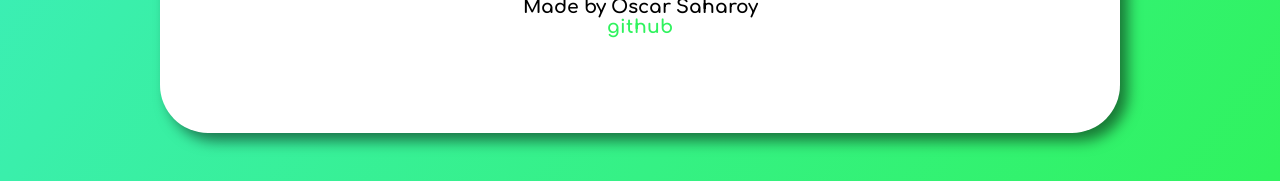
<file: functionfit/functionfit.html>
<!DOCTYPE HTML>

<html>

<head> 
	<title> function.fit </title>
	<link href="https://fonts.googleapis.com/css2?family=Comfortaa:wght@500&display=swap" rel="stylesheet">
	<link href="https://fonts.googleapis.com/css2?family=Crimson+Text:wght@600&display=swap" rel="stylesheet">
	<link href="functionfit.css" rel="stylesheet">
	<meta name="viewport" content="width=device-width, initial-scale=1">
</head>

<body>

	<div class="central">

		<div class="title-box">
			<h2> function.fit </h2>
			<h3> visualise and generate functions </h3>
		</div>

		<div class="graph-box">
			<h3> Place points on the graph: </h3>
			<canvas width=600 height=350 id="canvasgraph"> </canvas>
			<script src="quickMaths.js" type="text/javascript"> </script>
			<script src="functionfit.js" type="text/javascript"> </script>
			<script src="canvasgraph.js" type="text/javascript"> </script>
		</div>	

		<div class="button-box">
			<h3> Select function type: </h3>
			<ol>
				<button class="equationButton" onClick="equationSelect(0)"> linear </button>
				<button class="equationButton" onClick="equationSelect(1)"> polynomial </button>
				<button class="equationButton" onClick="equationSelect(2)"> power law </button>
				<button class="equationButton" onClick="equationSelect(3)"> exponential </button>
				<button class="equationButton" onClick="equationSelect(4)"> fourier series </button>
			</ol>
			<h3> Options: </h3>

			<div class="options" id="options-linear">
			</div>

			<div class="options" id="options-polynomial">
				<h4> Polynomial Order </h4>
				<input id="polynomial-terms" value="4" onchange="regressionFunction()">
			</div>

			<div class="options" id="options-powerlaw">
			</div>

			<div class="options" id="options-exponential">
			</div>

			<div class="options" id="options-fourier">
				<h4> Maximum Frequency Component </h4>
				<input id="fourier-terms" value="3" onchange="regressionFunction()">
				<h4> Sample Period Start </h4>
				<input id="fourier-start" value="-1" onchange="regressionFunction()">
				<h4> Sample Period End </h4>
				<input id="fourier-end" value="1" onchange="regressionFunction()">
			</div>

			<div class="options" id="options-arbitrary">
				<h4> Formula </h4>
				<input value="3">
			</div>

		</div>

		<div class="function-box">
			<h3> Optimized function: </h3>
			<canvas id="mathcanvas" width=10 height=10> </canvas>
			<script src="mathcanvas.js" type="text/javascript"> </script>
		</div>

		<div class="code-box">
			<h3> Function code: </h3>
			<div class="codes">
				<h4> C/C++ </h4>
				<textarea class="codebox" id="cc++"></textarea>
				<h4> C# </h4>
				<textarea class="codebox" id="c#"></textarea>
				<h4> JavaScript </h4>
				<textarea class="codebox" id="js"></textarea>
				<h4> Python </h4>
				<textarea class="codebox" id="python"></textarea>
				<h4> HLSL </h4>
				<textarea class="codebox" id="hlsl"></textarea>
			</div>
		</div>

		<footer>
			<h3> Made by Oscar Saharoy </h3>
			<a href="https://www.github.com/OscarSaharoy"> <h3> github </h3> </a> 
		</footer>
			
		<script src="controls.js" type="text/javascript"> </script>

	</div>

</body>

</html>
</file>
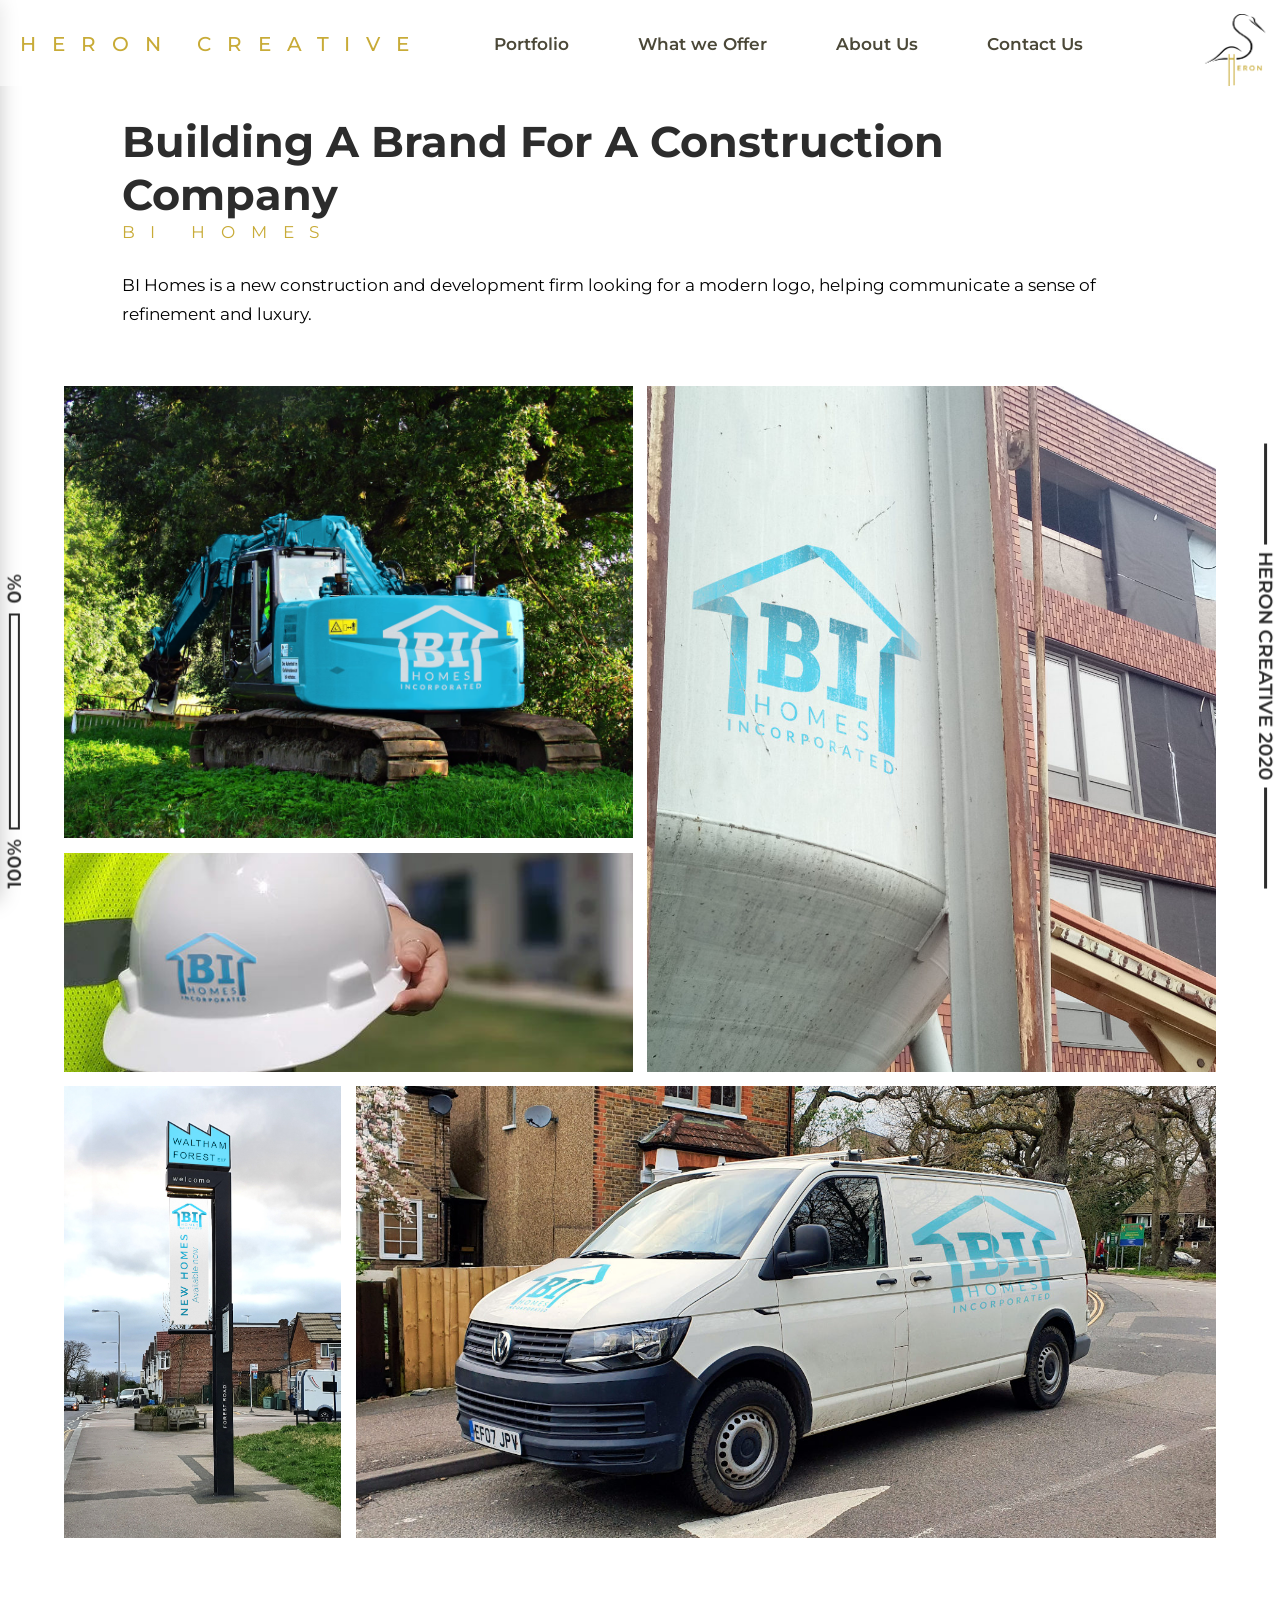
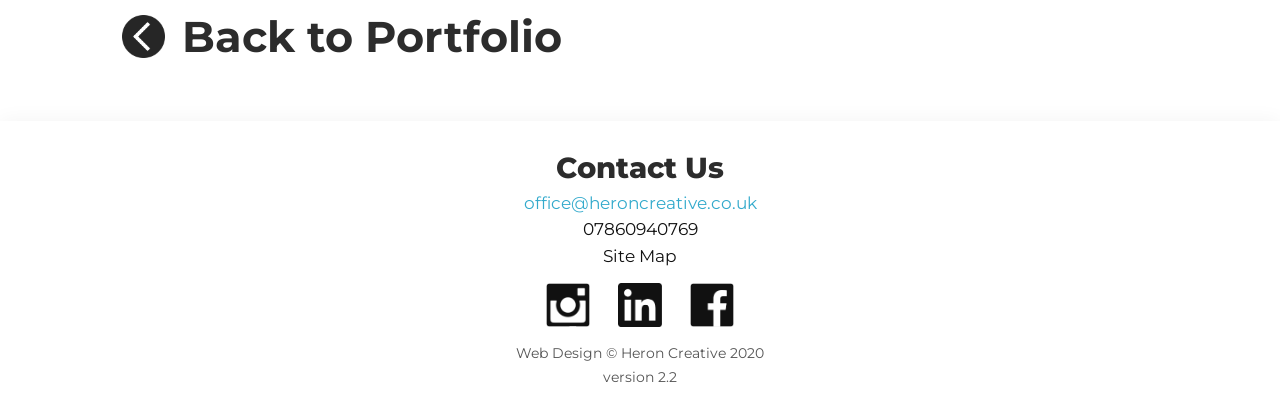
<file: portfolio/bihomes.html>
<!-- Heron Creative 2020 -->

<!DOCTYPE html>

<html>

<head>
	<title> Heron Creative | BI Homes </title>
	
	<link href="https://fonts.googleapis.com/css?family=Montserrat:300,400,600,800&display=swap" rel="stylesheet">

	<link href="../css/style1.css" rel="stylesheet">

	<link href="../css/hamburgers.css" rel="stylesheet">
	
	<link rel="apple-touch-icon" sizes="180x180" href="../assets/apple-touch-icon.png">
	<link rel="icon" type="image/png" sizes="32x32" href="../assets/favicon-32x32.png">
	<link rel="icon" type="image/png" sizes="16x16" href="../assets/favicon-16x16.png">
	<link rel="manifest" href="../assets/site.webmanifest">
	<link rel="mask-icon" href="../assets/safari-pinned-tab.svg" color="#5bbad5">
	<link rel="shortcut icon" href="../assets/favicon.ico">
	<meta name="msapplication-TileColor" content="#00aba9">
	<meta name="msapplication-config" content="../assets/browserconfig.xml">
	<meta name="theme-color" content="#ffffff">

	<meta charset="utf-8"/>
	
	<meta name="viewport" content="width=device-width, initial-scale=1">

	<script src="../js/textsize.js"> </script>
	<script src="../js/appear.js"> </script>

</head>


<body class="body">

	<div class="fade-in">

	<div class="menu">

		<div class="white-bg">

			<h2> Menu </h2>

			<span class="line"> </span>

			<a href="..\index.html#portfolio" class="menulink"> Portfolio </a>
			<a href="..\index.html#what-we-offer" class="menulink"> What we Offer </a>
			<a href="..\index.html#about-us" class="menulink"> About Us </a>
			<a href="..\index.html#contact-us" class="menulink"> Contact Us </a>
			
			<span class="line"> </span>

			<div class="socials">

				<a href="https://www.instagram.com/heroncreativeltd/"> 
					<img src="../assets/instagram.png"> 
				</a>
				
				<a href="https://www.linkedin.com/company/heron-creative/">
					<img src="../assets/linkedin.png">
				</a>

				<a href="https://www.facebook.com/HeronCreativeTM/">
					<img src="../assets/facebook.png">
				</a>

			</div>
		</div>
	</div>

	<div class="topbar">

		<div class="topgrid">

		<button class="hamburger hamburger--spin" type="button">
			<span class="hamburger-box">
				<span class="hamburger-inner"></span>
			</span>
		</button>

		<div class="links-bar">

			<a href="https://www.heroncreative.co.uk" class="topname"> <p>HERON CREATIVE</p> </a>

			<a href="..\index.html#portfolio" class="linkbarlink"> Portfolio </a>
			<a href="..\index.html#what-we-offer" class="linkbarlink"> What we Offer </a>
			<a href="..\index.html#about-us" class="linkbarlink"> About Us </a>
			<a href="..\index.html#contact-us" class="linkbarlink"> Contact Us </a>
		</div>

		<a href="https://www.heroncreative.co.uk" class="toplogo"> <img src="../assets/flowRoot77.png" alt="logo" class="toplogo"/> </a>

		</div>

		<script src="../js/menu.js"> </script>

	</div>


	<div class="side-text">

		<span class="line"> </span>
		<p> HERON CREATIVE 2020 </p>
		<span class="line"> </span>

	</div>


	<div class="scroll-progress">

		<p> 100% </p>
		<span class="bar-fg"> </span>
		<span class="bar-bg"> </span>
		<p> 0% </p>

		<script src="../js/scrollprogress.js"> </script>

	</div>

	<div class="description appear">

		<h2> Building A Brand For A Construction Company </h2>
		<h3> BI HOMES </h3>

		<p> BI Homes is a new construction and development firm looking for a modern logo, helping communicate a sense of refinement and luxury. </p>

	</div>

	<div class="images grid1 appear">

		<div class="item" style="grid-area: a; background-image: url(../assets/bihomesdigger.jpg)"> </div>
		<div class="item" style="grid-area: b; background-image: url(../assets/bihomestank.jpg); background-position: left;"> </div>
		<div class="item" style="grid-area: c; background-image: url(../assets/bihomeshat.jpg)"> </div>
		<div class="item" style="grid-area: d; background-image: url(../assets/bihomessign.jpg)"> </div>
		<div class="item" style="grid-area: e; background-image: url(../assets/bihomesvan.jpg);"> </div>

	</div>

	<div class="back appear">

		<a href="..\index.html#portfolio"> <img src="../assets/arrowcircle.png"/> <h3> Back to Portfolio </h3> </a>

	</div>

	<footer class="footer_container">

		<div class="footer-grid">

			<h3> Contact Us </h3>

			<p> <a href="mailto:office@heroncreative.co.uk"> office@heroncreative.co.uk </a> </p>
			<p> 07860940769 </p>

			<p> Site Map </p>
	
			<div class="socials">
			
				<a href="https://www.instagram.com/heroncreativeltd/"> 
					<img src="../assets/instagram.png"> 
				</a>
				
				<a href="https://www.linkedin.com/company/heron-creative/">
					<img src="../assets/linkedin.png">
				</a>

				<a href="https://www.facebook.com/HeronCreativeTM/">
					<img src="../assets/facebook.png">
				</a>
			
			</div>

			<p class="small"> Web Design © Heron Creative 2020 </p>
			<p class="small"> version 2.2 </p>

		</div>

	</footer>

	</div>

</body>

</html>
</file>
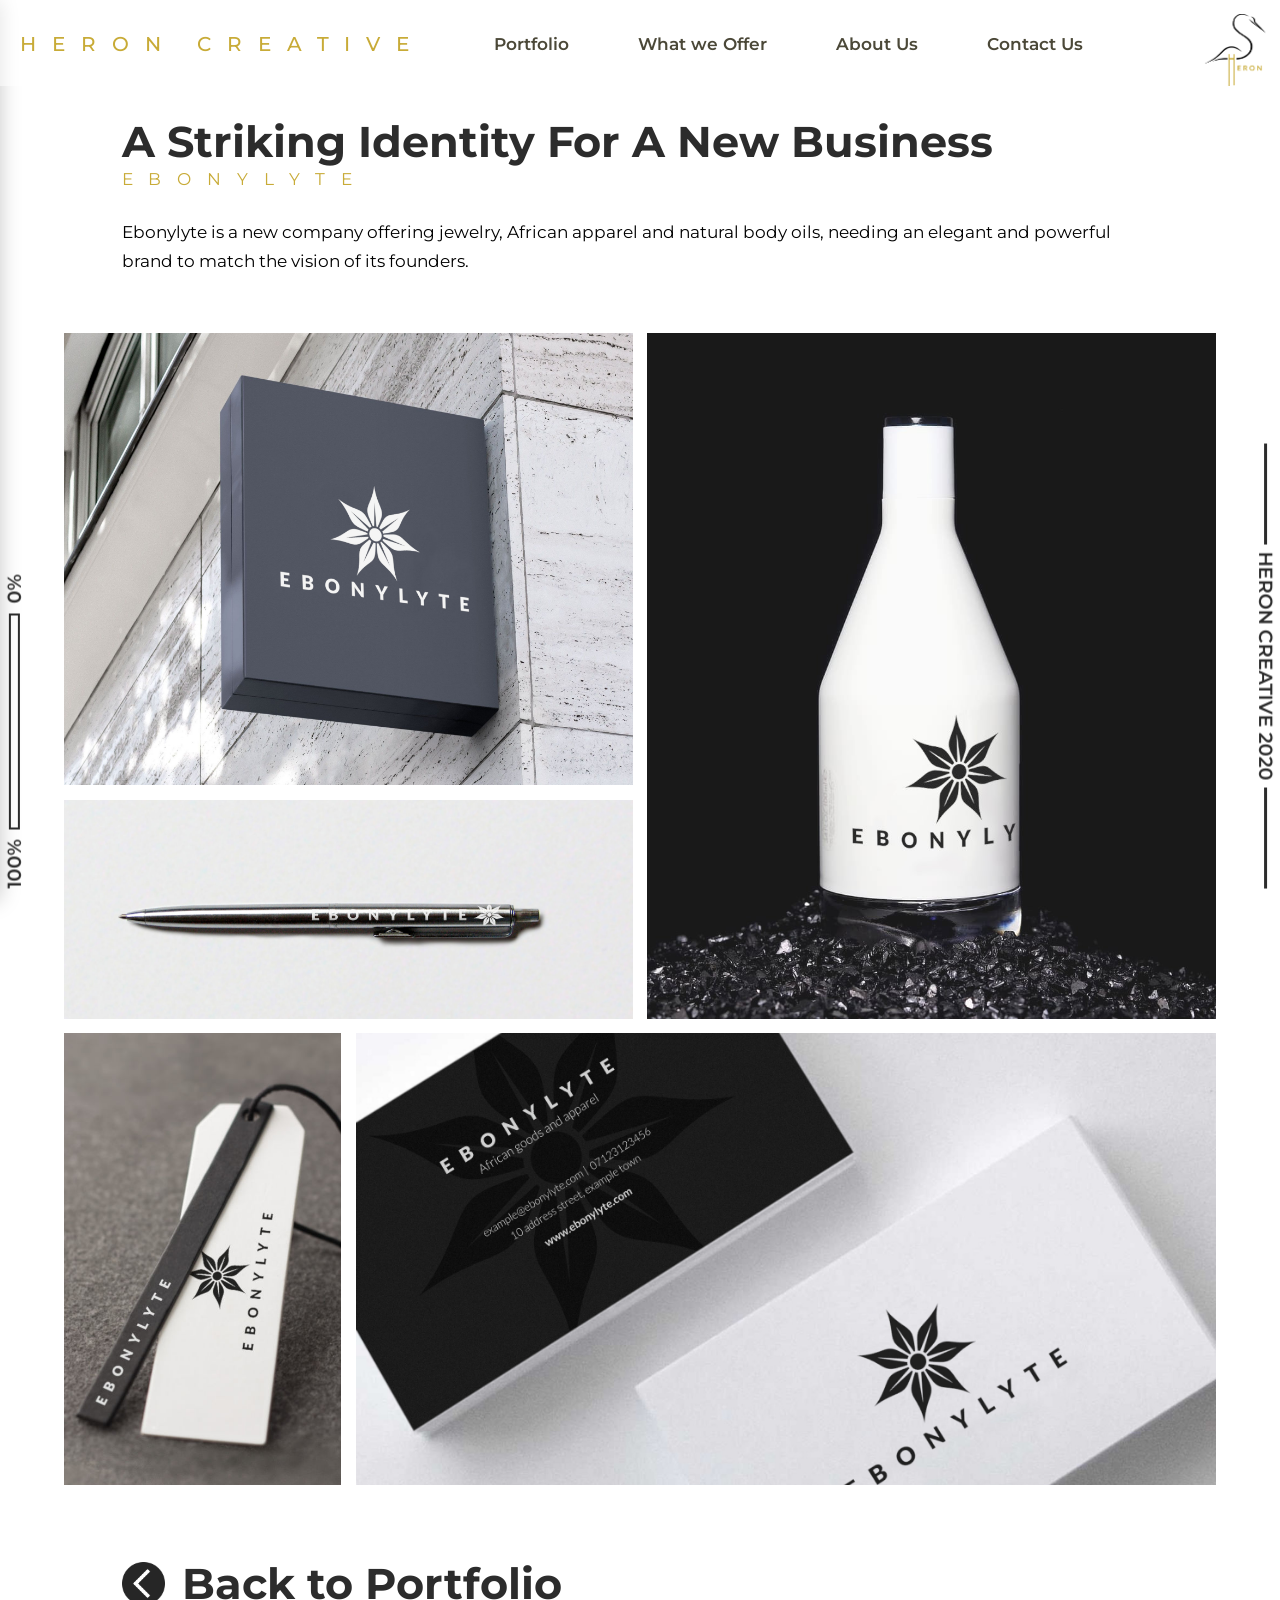
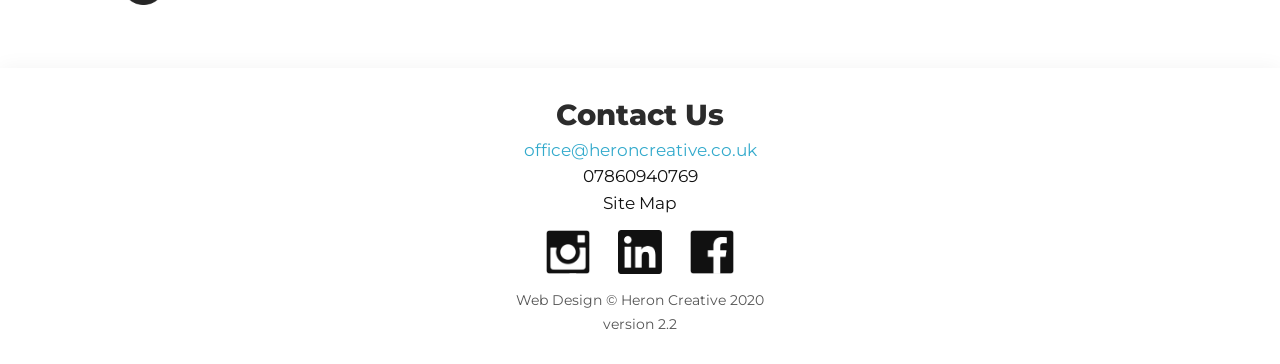
<file: portfolio/ebonylyte.html>
<!-- Heron Creative 2020 -->

<!DOCTYPE html>

<html>

<head>
	<title> Heron Creative | Ebonylyte </title>
	
	<link href="https://fonts.googleapis.com/css?family=Montserrat:300,400,600,800&display=swap" rel="stylesheet">

	<link href="../css/style1.css" rel="stylesheet">

	<link href="../css/hamburgers.css" rel="stylesheet">
	
	<link rel="apple-touch-icon" sizes="180x180" href="../assets/apple-touch-icon.png">
	<link rel="icon" type="image/png" sizes="32x32" href="../assets/favicon-32x32.png">
	<link rel="icon" type="image/png" sizes="16x16" href="../assets/favicon-16x16.png">
	<link rel="manifest" href="../assets/site.webmanifest">
	<link rel="mask-icon" href="../assets/safari-pinned-tab.svg" color="#5bbad5">
	<link rel="shortcut icon" href="../assets/favicon.ico">
	<meta name="msapplication-TileColor" content="#00aba9">
	<meta name="msapplication-config" content="../assets/browserconfig.xml">
	<meta name="theme-color" content="#ffffff">

	<meta charset="utf-8"/>
	
	<meta name="viewport" content="width=device-width, initial-scale=1">

	<script src="../js/textsize.js"> </script>
	<script src="../js/appear.js"> </script>

</head>


<body class="body">

	<div class="fade-in">

	<div class="menu">

		<div class="white-bg">

			<h2> Menu </h2>

			<span class="line"> </span>

			<a href="..\index.html#portfolio" class="menulink"> Portfolio </a>
			<a href="..\index.html#what-we-offer" class="menulink"> What we Offer </a>
			<a href="..\index.html#about-us" class="menulink"> About Us </a>
			<a href="..\index.html#contact-us" class="menulink"> Contact Us </a>
			
			<span class="line"> </span>

			<div class="socials">

				<a href="https://www.instagram.com/heroncreativeltd/"> 
					<img src="../assets/instagram.png"> 
				</a>
				
				<a href="https://www.linkedin.com/company/heron-creative/">
					<img src="../assets/linkedin.png">
				</a>

				<a href="https://www.facebook.com/HeronCreativeTM/">
					<img src="../assets/facebook.png">
				</a>

			</div>
		</div>
	</div>

	<div class="topbar">

		<div class="topgrid">

		<button class="hamburger hamburger--spin" type="button">
			<span class="hamburger-box">
				<span class="hamburger-inner"></span>
			</span>
		</button>

		<div class="links-bar">

			<a href="https://www.heroncreative.co.uk" class="topname"> <p>HERON CREATIVE</p> </a>

			<a href="..\index.html#portfolio" class="linkbarlink"> Portfolio </a>
			<a href="..\index.html#what-we-offer" class="linkbarlink"> What we Offer </a>
			<a href="..\index.html#about-us" class="linkbarlink"> About Us </a>
			<a href="..\index.html#contact-us" class="linkbarlink"> Contact Us </a>
		</div>

		<a href="https://www.heroncreative.co.uk" class="toplogo"> <img src="../assets/flowRoot77.png" alt="logo" class="toplogo"/> </a>

		</div>

		<script src="../js/menu.js"> </script>

	</div>


	<div class="side-text">

		<span class="line"> </span>
		<p> HERON CREATIVE 2020 </p>
		<span class="line"> </span>

	</div>


	<div class="scroll-progress">

		<p> 100% </p>
		<span class="bar-fg"> </span>
		<span class="bar-bg"> </span>
		<p> 0% </p>

		<script src="../js/scrollprogress.js"> </script>

	</div>

	<div class="description appear">

		<h2> A Striking Identity For A New Business </h2>
		<h3> EBONYLYTE </h3>

		<p> Ebonylyte is a new company offering jewelry, African apparel and natural body oils, needing an elegant and powerful brand to match the vision of its founders. </p>

	</div>

	<div class="images grid1 appear">

		<div class="item" style="grid-area: a; background-image: url(../assets/ebonylytesign.jpg);"> </div>
		<div class="item" style="grid-area: b; background-image: url(../assets/ebonylytebottle.jpg);"> </div>
		<div class="item" style="grid-area: c; background-image: url(../assets/ebonylytepen.jpg);"> </div>
		<div class="item" style="grid-area: d; background-image: url(../assets/ebonylytetag.jpg);"> </div>
		<div class="item" style="grid-area: e; background-image: url(../assets/ebonylytecards.jpg);"> </div>

	</div>

	<div class="back appear">

		<a href="..\index.html#portfolio"> <img src="../assets/arrowcircle.png"/> <h3> Back to Portfolio </h3> </a>

	</div>

	<footer class="footer_container">

		<div class="footer-grid">

			<h3> Contact Us </h3>

			<p> <a href="mailto:office@heroncreative.co.uk"> office@heroncreative.co.uk </a> </p>
			<p> 07860940769 </p>

			<p> Site Map </p>
	
			<div class="socials">
			
				<a href="https://www.instagram.com/heroncreativeltd/"> 
					<img src="../assets/instagram.png"> 
				</a>
				
				<a href="https://www.linkedin.com/company/heron-creative/">
					<img src="../assets/linkedin.png">
				</a>

				<a href="https://www.facebook.com/HeronCreativeTM/">
					<img src="../assets/facebook.png">
				</a>
			
			</div>

			<p class="small"> Web Design © Heron Creative 2020 </p>
			<p class="small"> version 2.2 </p>

		</div>

	</footer>

	</div>

</body>

</html>
</file>
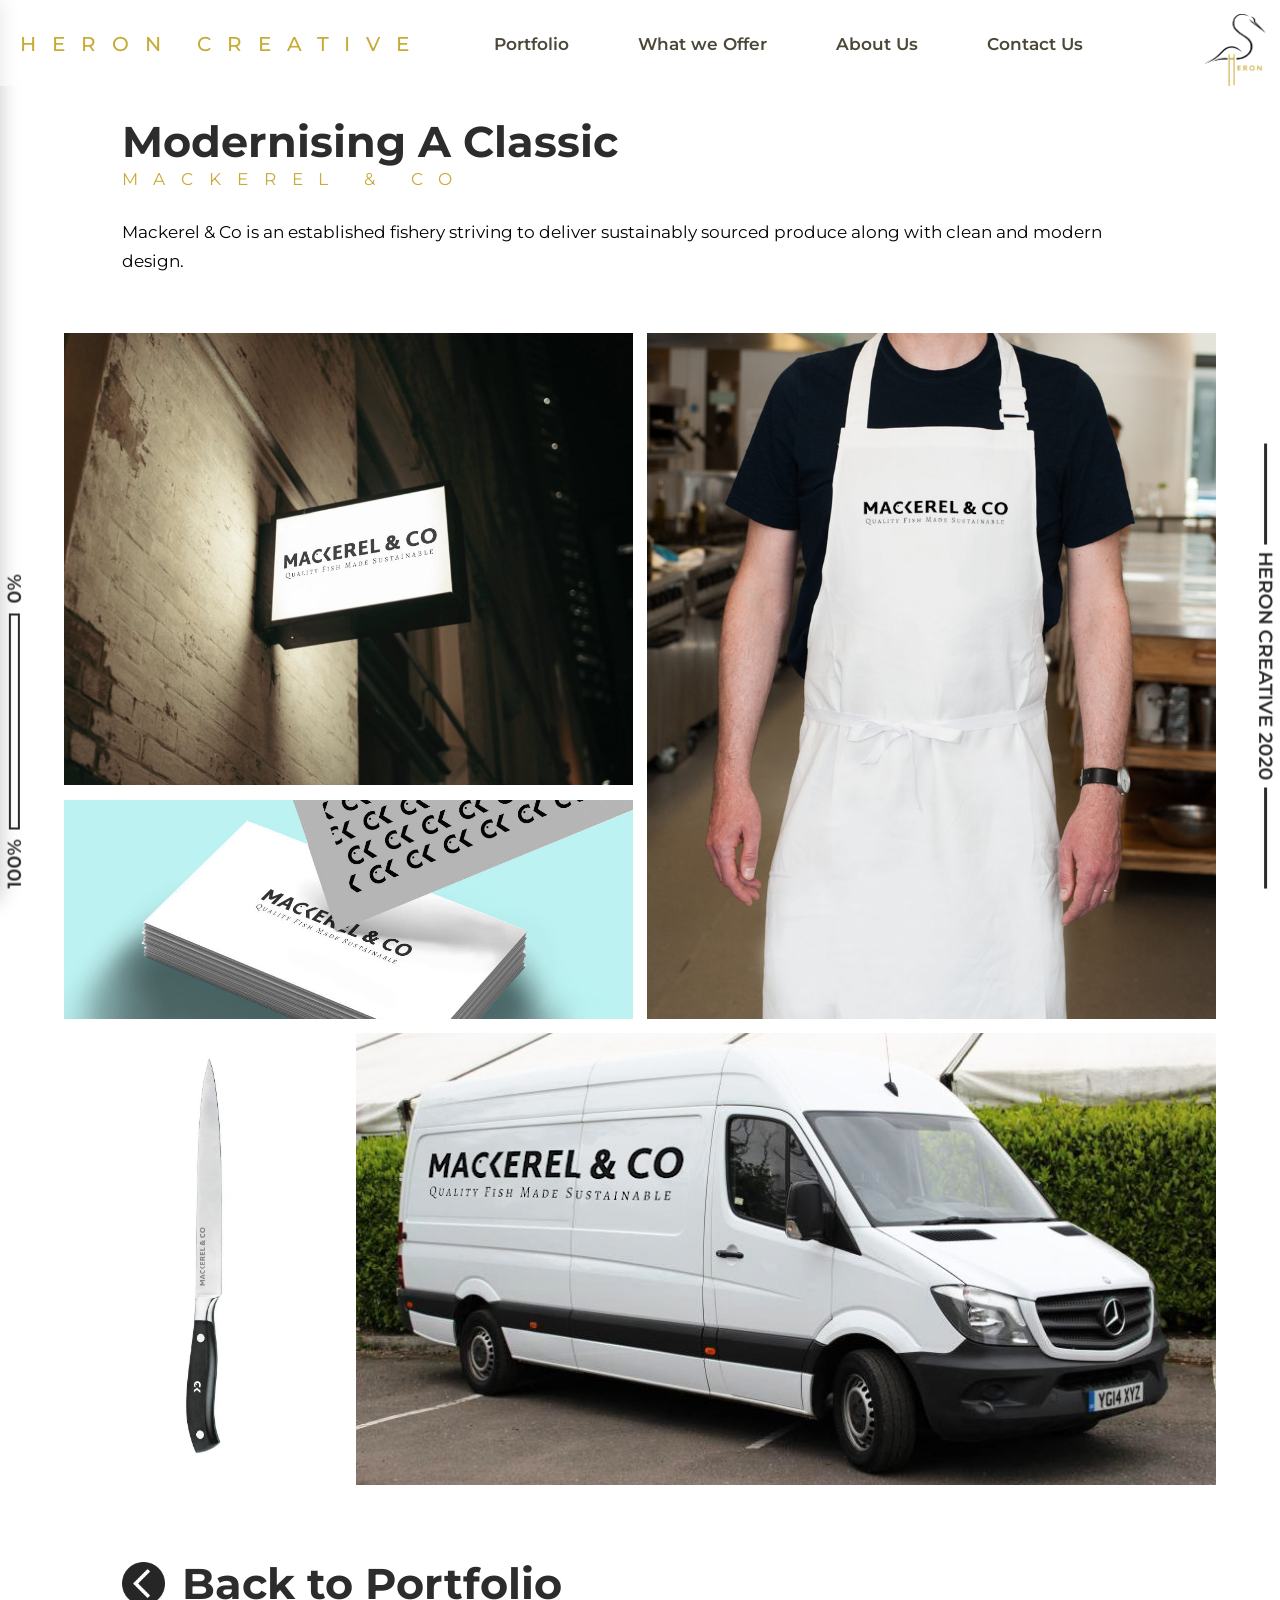
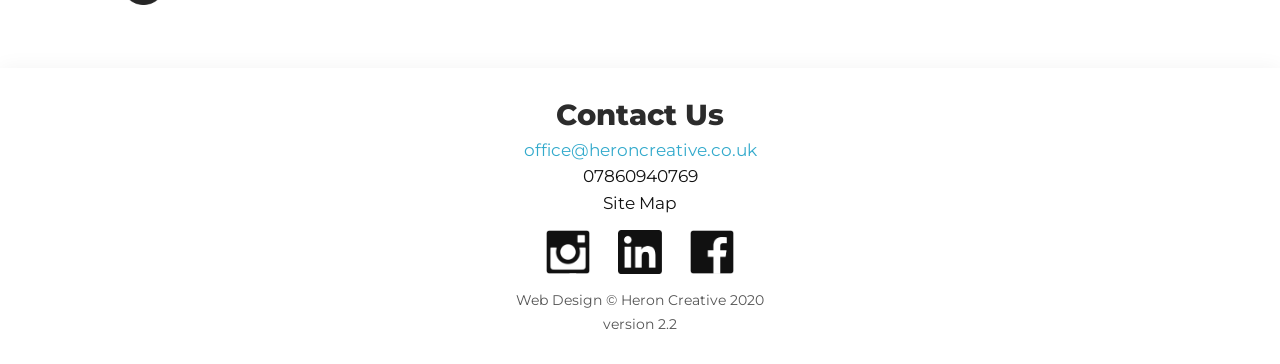
<file: portfolio/mackerel.html>
<!-- Heron Creative 2020 -->

<!DOCTYPE html>

<html>

<head>
	<title> Heron Creative | Mackerel & Co </title>
	
	<link href="https://fonts.googleapis.com/css?family=Montserrat:300,400,600,800&display=swap" rel="stylesheet">

	<link href="../css/style1.css" rel="stylesheet">

	<link href="../css/hamburgers.css" rel="stylesheet">
	
	<link rel="apple-touch-icon" sizes="180x180" href="../assets/apple-touch-icon.png">
	<link rel="icon" type="image/png" sizes="32x32" href="../assets/favicon-32x32.png">
	<link rel="icon" type="image/png" sizes="16x16" href="../assets/favicon-16x16.png">
	<link rel="manifest" href="../assets/site.webmanifest">
	<link rel="mask-icon" href="../assets/safari-pinned-tab.svg" color="#5bbad5">
	<link rel="shortcut icon" href="../assets/favicon.ico">
	<meta name="msapplication-TileColor" content="#00aba9">
	<meta name="msapplication-config" content="../assets/browserconfig.xml">
	<meta name="theme-color" content="#ffffff">

	<meta charset="utf-8"/>
	
	<meta name="viewport" content="width=device-width, initial-scale=1">

	<script src="../js/textsize.js"> </script>
	<script src="../js/appear.js"> </script>

</head>


<body class="body">

	<div class="fade-in">

	<div class="menu">

		<div class="white-bg">

			<h2> Menu </h2>

			<span class="line"> </span>

			<a href="..\index.html#portfolio" class="menulink"> Portfolio </a>
			<a href="..\index.html#what-we-offer" class="menulink"> What we Offer </a>
			<a href="..\index.html#about-us" class="menulink"> About Us </a>
			<a href="..\index.html#contact-us" class="menulink"> Contact Us </a>
			
			<span class="line"> </span>

			<div class="socials">

				<a href="https://www.instagram.com/heroncreativeltd/"> 
					<img src="../assets/instagram.png"> 
				</a>
				
				<a href="https://www.linkedin.com/company/heron-creative/">
					<img src="../assets/linkedin.png">
				</a>

				<a href="https://www.facebook.com/HeronCreativeTM/">
					<img src="../assets/facebook.png">
				</a>

			</div>
		</div>
	</div>

	<div class="topbar">

		<div class="topgrid">

		<button class="hamburger hamburger--spin" type="button">
			<span class="hamburger-box">
				<span class="hamburger-inner"></span>
			</span>
		</button>

		<div class="links-bar">

			<a href="https://www.heroncreative.co.uk" class="topname"> <p>HERON CREATIVE</p> </a>

			<a href="..\index.html#portfolio" class="linkbarlink"> Portfolio </a>
			<a href="..\index.html#what-we-offer" class="linkbarlink"> What we Offer </a>
			<a href="..\index.html#about-us" class="linkbarlink"> About Us </a>
			<a href="..\index.html#contact-us" class="linkbarlink"> Contact Us </a>
		</div>

		<a href="https://www.heroncreative.co.uk" class="toplogo"> <img src="../assets/flowRoot77.png" alt="logo" class="toplogo"/> </a>

		</div>

		<script src="../js/menu.js"> </script>

	</div>


	<div class="side-text">

		<span class="line"> </span>
		<p> HERON CREATIVE 2020 </p>
		<span class="line"> </span>

	</div>


	<div class="scroll-progress">

		<p> 100% </p>
		<span class="bar-fg"> </span>
		<span class="bar-bg"> </span>
		<p> 0% </p>

		<script src="../js/scrollprogress.js"> </script>

	</div>

	<div class="description appear">

		<h2> Modernising A Classic </h2>
		<h3> MACKEREL & CO </h3>

		<p> Mackerel & Co is an established fishery striving to deliver sustainably sourced produce along with clean and modern design. </p>

	</div>

	<div class="images grid1 appear">

		<div class="item" style="grid-area: a; background-image: url(../assets/mackerelsign.jpg)"> </div>
		<div class="item" style="grid-area: b; background-image: url(../assets/mackerelapron.jpg)"> </div>
		<div class="item" style="grid-area: c; background-image: url(../assets/mackerelcard.jpg)"> </div>
		<div class="item" style="grid-area: d; background-image: url(../assets/mackerelknife1.jpg)"> </div>
		<div class="item" style="grid-area: e; background-image: url(../assets/mackerelvan.jpg);
    background-position: left;"> </div>

	</div>

	<div class="back appear">

		<a href="..\index.html#portfolio"> <img src="../assets/arrowcircle.png"/> <h3> Back to Portfolio </h3> </a>

	</div>

	<footer class="footer_container">

		<div class="footer-grid">

			<h3> Contact Us </h3>

			<p> <a href="mailto:office@heroncreative.co.uk"> office@heroncreative.co.uk </a> </p>
			<p> 07860940769 </p>

			<p> Site Map </p>
	
			<div class="socials">
			
				<a href="https://www.instagram.com/heroncreativeltd/"> 
					<img src="../assets/instagram.png"> 
				</a>
				
				<a href="https://www.linkedin.com/company/heron-creative/">
					<img src="../assets/linkedin.png">
				</a>

				<a href="https://www.facebook.com/HeronCreativeTM/">
					<img src="../assets/facebook.png">
				</a>
			
			</div>

			<p class="small"> Web Design © Heron Creative 2020 </p>
			<p class="small"> version 2.2 </p>

		</div>

	</footer>

	</div>

</body>

</html>
</file>
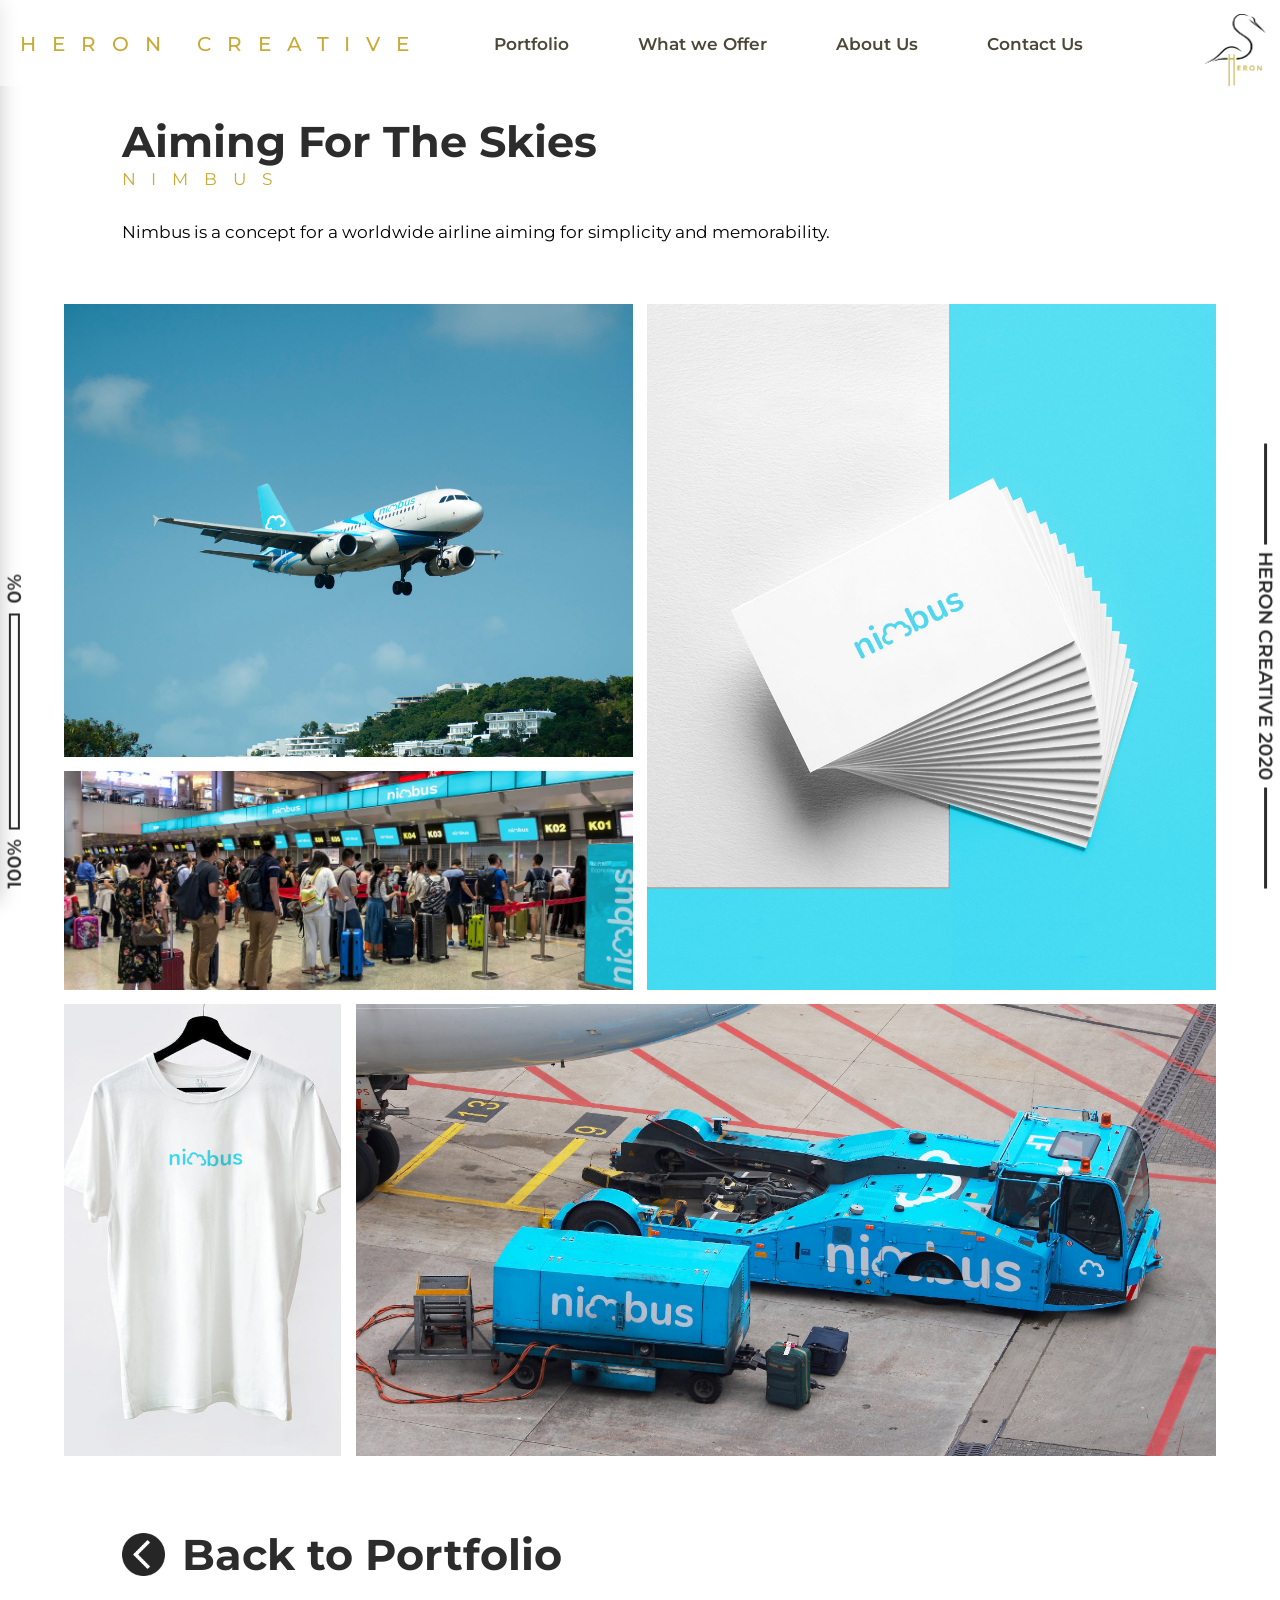
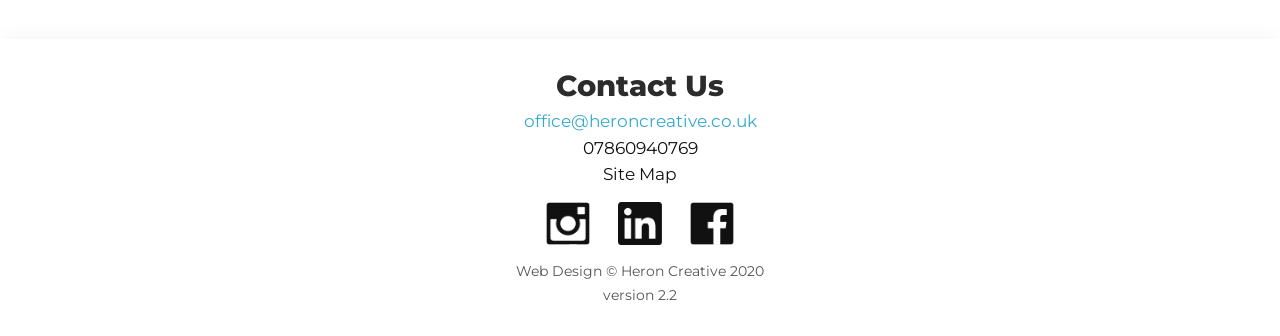
<file: portfolio/nimbus.html>
<!-- Heron Creative 2020 -->

<!DOCTYPE html>

<html>

<head>
	<title> Heron Creative | Nimbus </title>
	
	<link href="https://fonts.googleapis.com/css?family=Montserrat:300,400,600,800&display=swap" rel="stylesheet">

	<link href="../css/style1.css" rel="stylesheet">

	<link href="../css/hamburgers.css" rel="stylesheet">
	
	<link rel="apple-touch-icon" sizes="180x180" href="../assets/apple-touch-icon.png">
	<link rel="icon" type="image/png" sizes="32x32" href="../assets/favicon-32x32.png">
	<link rel="icon" type="image/png" sizes="16x16" href="../assets/favicon-16x16.png">
	<link rel="manifest" href="../assets/site.webmanifest">
	<link rel="mask-icon" href="../assets/safari-pinned-tab.svg" color="#5bbad5">
	<link rel="shortcut icon" href="../assets/favicon.ico">
	<meta name="msapplication-TileColor" content="#00aba9">
	<meta name="msapplication-config" content="../assets/browserconfig.xml">
	<meta name="theme-color" content="#ffffff">

	<meta charset="utf-8"/>
	
	<meta name="viewport" content="width=device-width, initial-scale=1">

	<script src="../js/textsize.js"> </script>
	<script src="../js/appear.js"> </script>

</head>


<body class="body">

	<div class="fade-in">

	<div class="menu">

		<div class="white-bg">

			<h2> Menu </h2>

			<span class="line"> </span>

			<a href="..\index.html#portfolio" class="menulink"> Portfolio </a>
			<a href="..\index.html#what-we-offer" class="menulink"> What we Offer </a>
			<a href="..\index.html#about-us" class="menulink"> About Us </a>
			<a href="..\index.html#contact-us" class="menulink"> Contact Us </a>
			
			<span class="line"> </span>

			<div class="socials">

				<a href="https://www.instagram.com/heroncreativeltd/"> 
					<img src="../assets/instagram.png"> 
				</a>
				
				<a href="https://www.linkedin.com/company/heron-creative/">
					<img src="../assets/linkedin.png">
				</a>

				<a href="https://www.facebook.com/HeronCreativeTM/">
					<img src="../assets/facebook.png">
				</a>

			</div>
		</div>
	</div>

	<div class="topbar">

		<div class="topgrid">

		<button class="hamburger hamburger--spin" type="button">
			<span class="hamburger-box">
				<span class="hamburger-inner"></span>
			</span>
		</button>

		<div class="links-bar">

			<a href="https://www.heroncreative.co.uk" class="topname"> <p>HERON CREATIVE</p> </a>

			<a href="..\index.html#portfolio" class="linkbarlink"> Portfolio </a>
			<a href="..\index.html#what-we-offer" class="linkbarlink"> What we Offer </a>
			<a href="..\index.html#about-us" class="linkbarlink"> About Us </a>
			<a href="..\index.html#contact-us" class="linkbarlink"> Contact Us </a>
		</div>

		<a href="https://www.heroncreative.co.uk" class="toplogo"> <img src="../assets/flowRoot77.png" alt="logo" class="toplogo"/> </a>

		</div>

		<script src="../js/menu.js"> </script>

	</div>


	<div class="side-text">

		<span class="line"> </span>
		<p> HERON CREATIVE 2020 </p>
		<span class="line"> </span>

	</div>


	<div class="scroll-progress">

		<p> 100% </p>
		<span class="bar-fg"> </span>
		<span class="bar-bg"> </span>
		<p> 0% </p>

		<script src="../js/scrollprogress.js"> </script>

	</div>

	<div class="description appear">

		<h2> Aiming For The Skies </h2>
		<h3> NIMBUS </h3>

		<p> Nimbus is a concept for a worldwide airline aiming for simplicity and memorability. </p>

	</div>

	<div class="images grid1 appear">

		<div class="item" style="grid-area: a; background-image: url(../assets/nimbusplane2.jpg)"> </div>
		<div class="item" style="grid-area: b; background-image: url(../assets/nimbuscards.jpg)"> </div>
		<div class="item" style="grid-area: c; background-image: url(../assets/nimbusairport.jpg)"> </div>
		<div class="item" style="grid-area: d; background-image: url(../assets/nimbusshirt.jpg)"> </div>
		<div class="item" style="grid-area: e; background-image: url(../assets/nimbusground.jpg); 
    background-position: right;"> </div>

	</div>

	<div class="back appear">

		<a href="..\index.html#portfolio"> <img src="../assets/arrowcircle.png"/> <h3> Back to Portfolio </h3> </a>

	</div>

	<footer class="footer_container">

		<div class="footer-grid">

			<h3> Contact Us </h3>

			<p> <a href="mailto:office@heroncreative.co.uk"> office@heroncreative.co.uk </a> </p>
			<p> 07860940769 </p>

			<p> Site Map </p>
	
			<div class="socials">
			
				<a href="https://www.instagram.com/heroncreativeltd/"> 
					<img src="../assets/instagram.png"> 
				</a>
				
				<a href="https://www.linkedin.com/company/heron-creative/">
					<img src="../assets/linkedin.png">
				</a>

				<a href="https://www.facebook.com/HeronCreativeTM/">
					<img src="../assets/facebook.png">
				</a>
			
			</div>

			<p class="small"> Web Design © Heron Creative 2020 </p>
			<p class="small"> version 2.2 </p>

		</div>

	</footer>

	</div>

</body>

</html>
</file>
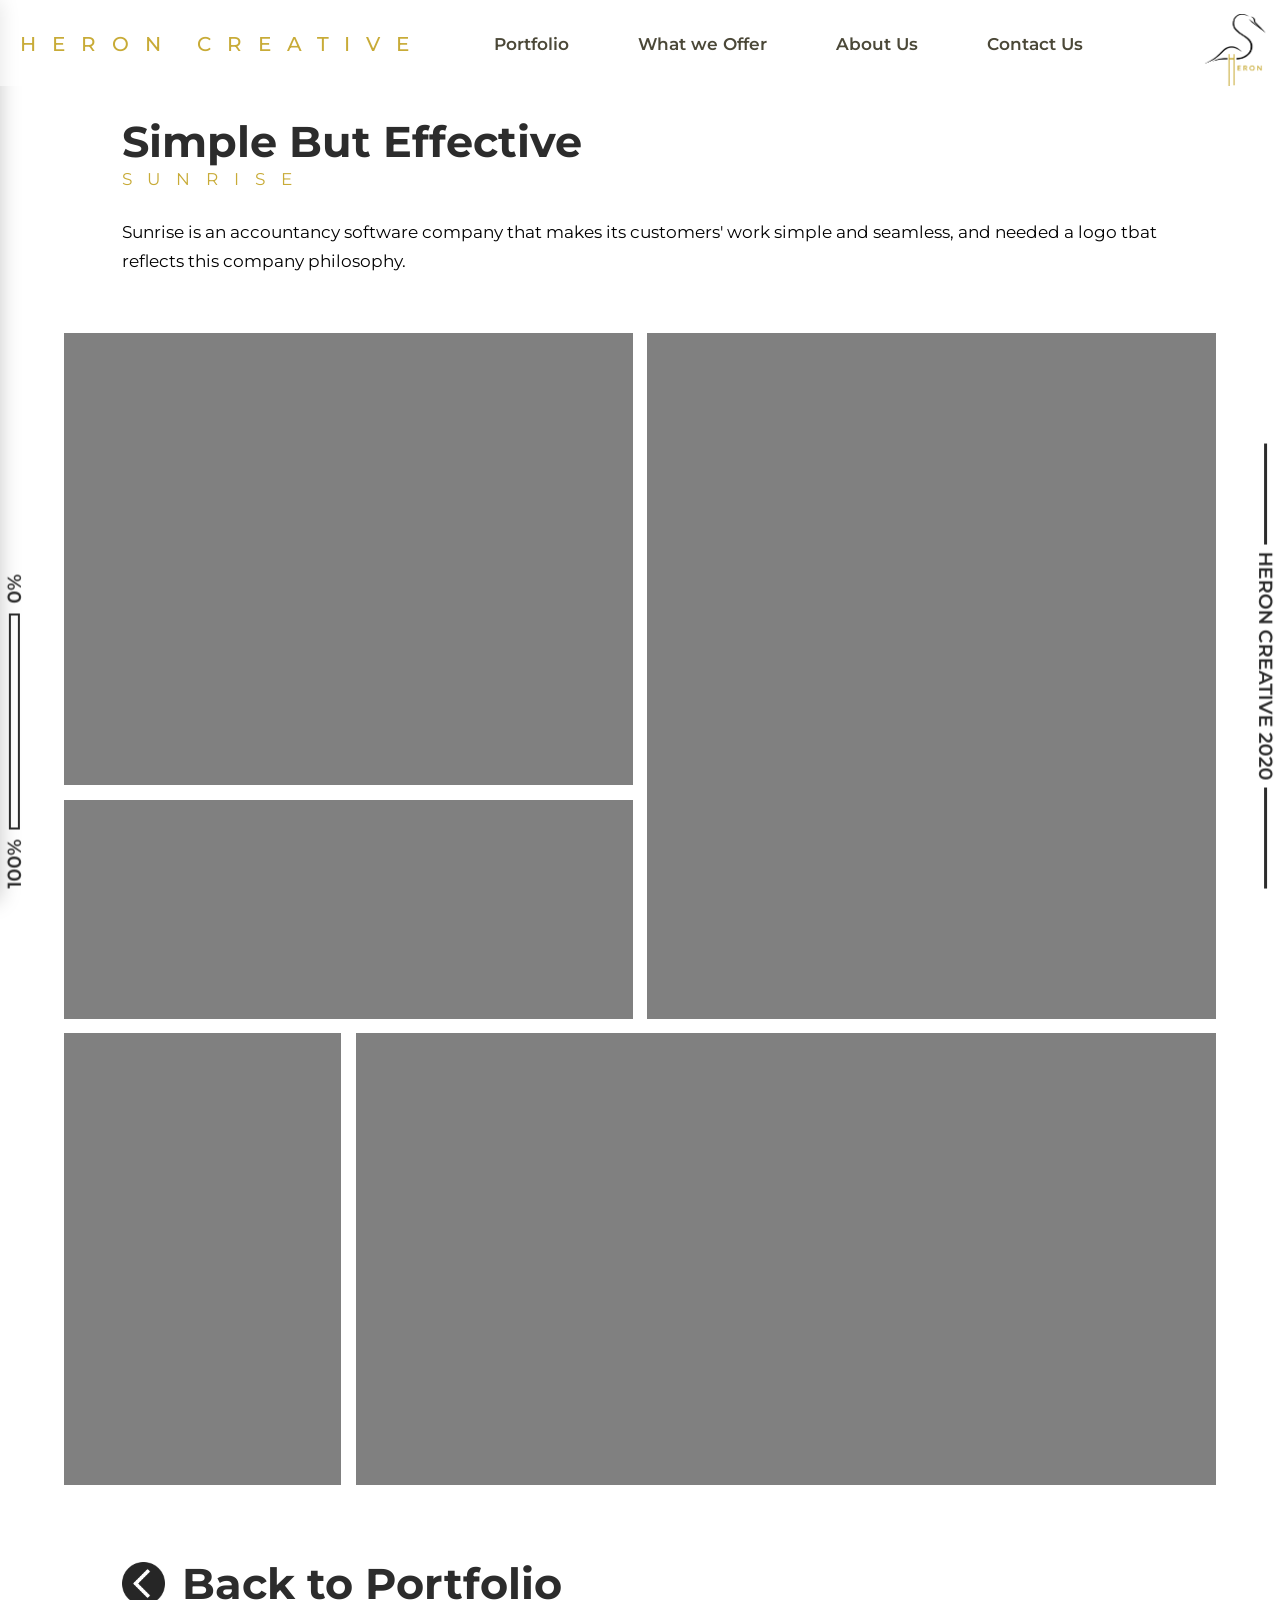
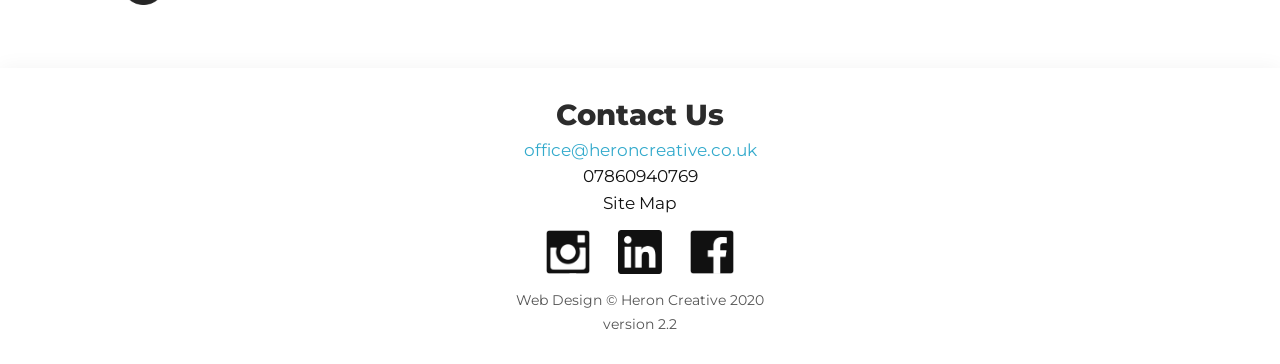
<file: portfolio/sunrise.html>
<!-- Heron Creative 2020 -->

<!DOCTYPE html>

<html>

<head>
	<title> Heron Creative | Sunrise </title>
	
	<link href="https://fonts.googleapis.com/css?family=Montserrat:300,400,600,800&display=swap" rel="stylesheet">

	<link href="../css/style1.css" rel="stylesheet">

	<link href="../css/hamburgers.css" rel="stylesheet">
	
	<link rel="apple-touch-icon" sizes="180x180" href="../assets/apple-touch-icon.png">
	<link rel="icon" type="image/png" sizes="32x32" href="../assets/favicon-32x32.png">
	<link rel="icon" type="image/png" sizes="16x16" href="../assets/favicon-16x16.png">
	<link rel="manifest" href="../assets/site.webmanifest">
	<link rel="mask-icon" href="../assets/safari-pinned-tab.svg" color="#5bbad5">
	<link rel="shortcut icon" href="../assets/favicon.ico">
	<meta name="msapplication-TileColor" content="#00aba9">
	<meta name="msapplication-config" content="../assets/browserconfig.xml">
	<meta name="theme-color" content="#ffffff">

	<meta charset="utf-8"/>
	
	<meta name="viewport" content="width=device-width, initial-scale=1">

	<script src="../js/textsize.js"> </script>
	<script src="../js/appear.js"> </script>


</head>


<body class="body">

	<div class="fade-in">

	<div class="menu">

		<div class="white-bg">

			<h2> Menu </h2>

			<span class="line"> </span>

			<a href="..\index.html#portfolio" class="menulink"> Portfolio </a>
			<a href="..\index.html#what-we-offer" class="menulink"> What we Offer </a>
			<a href="..\index.html#about-us" class="menulink"> About Us </a>
			<a href="..\index.html#contact-us" class="menulink"> Contact Us </a>
			
			<span class="line"> </span>

			<div class="socials">

				<a href="https://www.instagram.com/heroncreativeltd/"> 
					<img src="../assets/instagram.png"> 
				</a>
				
				<a href="https://www.linkedin.com/company/heron-creative/">
					<img src="../assets/linkedin.png">
				</a>

				<a href="https://www.facebook.com/HeronCreativeTM/">
					<img src="../assets/facebook.png">
				</a>

			</div>
		</div>
	</div>

	<div class="topbar">

		<div class="topgrid">

		<button class="hamburger hamburger--spin" type="button">
			<span class="hamburger-box">
				<span class="hamburger-inner"></span>
			</span>
		</button>

		<div class="links-bar">

			<a href="https://www.heroncreative.co.uk" class="topname"> <p>HERON CREATIVE</p> </a>

			<a href="..\index.html#portfolio" class="linkbarlink"> Portfolio </a>
			<a href="..\index.html#what-we-offer" class="linkbarlink"> What we Offer </a>
			<a href="..\index.html#about-us" class="linkbarlink"> About Us </a>
			<a href="..\index.html#contact-us" class="linkbarlink"> Contact Us </a>
		</div>

		<a href="https://www.heroncreative.co.uk" class="toplogo"> <img src="../assets/flowRoot77.png" alt="logo" class="toplogo"/> </a>

		</div>

		<script src="../js/menu.js"> </script>

	</div>


	<div class="side-text">

		<span class="line"> </span>
		<p> HERON CREATIVE 2020 </p>
		<span class="line"> </span>

	</div>


	<div class="scroll-progress">

		<p> 100% </p>
		<span class="bar-fg"> </span>
		<span class="bar-bg"> </span>
		<p> 0% </p>

		<script src="../js/scrollprogress.js"> </script>

	</div>

	<div class="description appear">

		<h2> Simple But Effective </h2>
		<h3> SUNRISE </h3>

		<p> Sunrise is an accountancy software company that makes its customers' work simple and seamless, and needed a logo tbat reflects this company philosophy. </p>

	</div>

	<div class="images grid1 appear">

		<div class="item" style="grid-area: a; background-image: url(../assets/);"> </div>
		<div class="item" style="grid-area: b; background-image: url(../assets/);"> </div>
		<div class="item" style="grid-area: c; background-image: url(../assets/);"> </div>
		<div class="item" style="grid-area: d; background-image: url(../assets/);"> </div>
		<div class="item" style="grid-area: e; background-image: url(../assets/);"> </div>

	</div>

	<div class="back appear">

		<a href="..\index.html#portfolio"> <img src="../assets/arrowcircle.png"/> <h3> Back to Portfolio </h3> </a>

	</div>

	<footer class="footer_container">

		<div class="footer-grid">

			<h3> Contact Us </h3>

			<p> <a href="mailto:office@heroncreative.co.uk"> office@heroncreative.co.uk </a> </p>
			<p> 07860940769 </p>

			<p> Site Map </p>
	
			<div class="socials">
			
				<a href="https://www.instagram.com/heroncreativeltd/"> 
					<img src="../assets/instagram.png"> 
				</a>
				
				<a href="https://www.linkedin.com/company/heron-creative/">
					<img src="../assets/linkedin.png">
				</a>

				<a href="https://www.facebook.com/HeronCreativeTM/">
					<img src="../assets/facebook.png">
				</a>
			
			</div>

			<p class="small"> Web Design © Heron Creative 2020 </p>
			<p class="small"> version 2.2 </p>

		</div>

	</footer>

	</div>

</body>

</html>
</file>
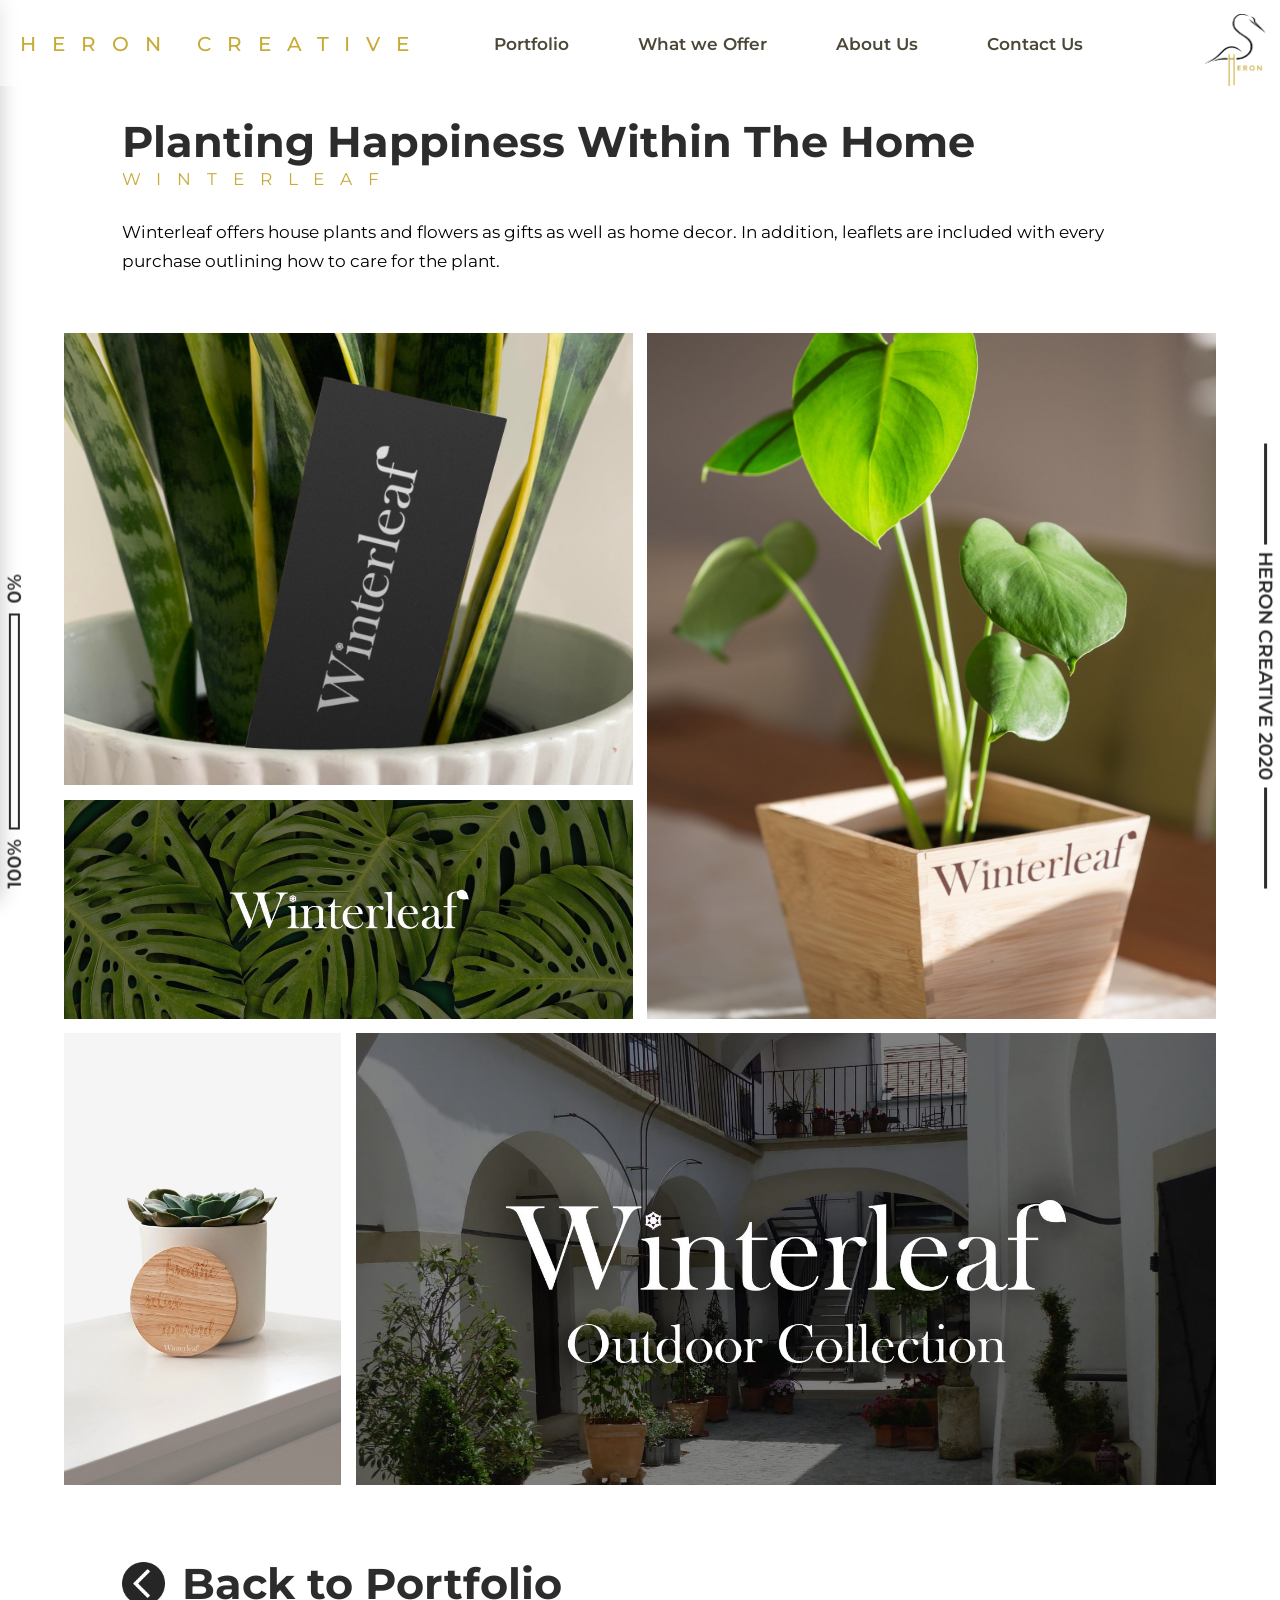
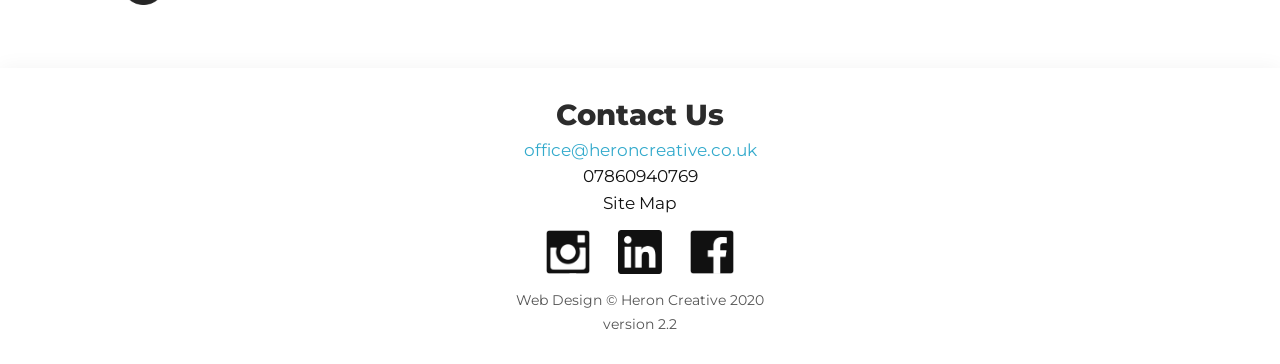
<file: portfolio/winterleaf.html>
<!-- Heron Creative 2020 -->

<!DOCTYPE html>

<html>

<head>
	<title> Heron Creative | Winterleaf </title>
	
	<link href="https://fonts.googleapis.com/css?family=Montserrat:300,400,600,800&display=swap" rel="stylesheet">

	<link href="../css/style1.css" rel="stylesheet">

	<link href="../css/hamburgers.css" rel="stylesheet">
	
	<link rel="apple-touch-icon" sizes="180x180" href="../assets/apple-touch-icon.png">
	<link rel="icon" type="image/png" sizes="32x32" href="../assets/favicon-32x32.png">
	<link rel="icon" type="image/png" sizes="16x16" href="../assets/favicon-16x16.png">
	<link rel="manifest" href="../assets/site.webmanifest">
	<link rel="mask-icon" href="../assets/safari-pinned-tab.svg" color="#5bbad5">
	<link rel="shortcut icon" href="../assets/favicon.ico">
	<meta name="msapplication-TileColor" content="#00aba9">
	<meta name="msapplication-config" content="../assets/browserconfig.xml">
	<meta name="theme-color" content="#ffffff">

	<meta charset="utf-8"/>
	
	<meta name="viewport" content="width=device-width, initial-scale=1">

	<script src="../js/textsize.js"> </script>
	<script src="../js/appear.js"> </script>

</head>


<body class="body">

	<div class="fade-in">

	<div class="menu">

		<div class="white-bg">

			<h2> Menu </h2>

			<span class="line"> </span>

			<a href="..\index.html#portfolio" class="menulink"> Portfolio </a>
			<a href="..\index.html#what-we-offer" class="menulink"> What we Offer </a>
			<a href="..\index.html#about-us" class="menulink"> About Us </a>
			<a href="..\index.html#contact-us" class="menulink"> Contact Us </a>
			
			<span class="line"> </span>

			<div class="socials">

				<a href="https://www.instagram.com/heroncreativeltd/"> 
					<img src="../assets/instagram.png"> 
				</a>
				
				<a href="https://www.linkedin.com/company/heron-creative/">
					<img src="../assets/linkedin.png">
				</a>

				<a href="https://www.facebook.com/HeronCreativeTM/">
					<img src="../assets/facebook.png">
				</a>

			</div>
		</div>
	</div>

	<div class="topbar">

		<div class="topgrid">

		<button class="hamburger hamburger--spin" type="button">
			<span class="hamburger-box">
				<span class="hamburger-inner"></span>
			</span>
		</button>

		<div class="links-bar">

			<a href="https://www.heroncreative.co.uk" class="topname"> <p>HERON CREATIVE</p> </a>

			<a href="..\index.html#portfolio" class="linkbarlink"> Portfolio </a>
			<a href="..\index.html#what-we-offer" class="linkbarlink"> What we Offer </a>
			<a href="..\index.html#about-us" class="linkbarlink"> About Us </a>
			<a href="..\index.html#contact-us" class="linkbarlink"> Contact Us </a>
		</div>

		<a href="https://www.heroncreative.co.uk" class="toplogo"> <img src="../assets/flowRoot77.png" alt="logo" class="toplogo"/> </a>

		</div>

		<script src="../js/menu.js"> </script>

	</div>


	<div class="side-text">

		<span class="line"> </span>
		<p> HERON CREATIVE 2020 </p>
		<span class="line"> </span>

	</div>


	<div class="scroll-progress">

		<p> 100% </p>
		<span class="bar-fg"> </span>
		<span class="bar-bg"> </span>
		<p> 0% </p>

		<script src="../js/scrollprogress.js"> </script>

	</div>

	<div class="description appear">

		<h2> Planting Happiness Within The Home </h2>
		<h3> WINTERLEAF </h3>

		<p> Winterleaf offers house plants and flowers as gifts as well as home decor. In addition, leaflets are included with every purchase outlining how to care for the plant. </p>

	</div>

	<div class="images grid1 appear">

		<div class="item" style="grid-area: a; background-image: url(../assets/winterleaflabel.jpg)"> </div>
		<div class="item" style="grid-area: b; background-image: url(../assets/winterleafpot.jpg)"> </div>
		<div class="item" style="grid-area: c; background-image: url(../assets/winterleafleaves.jpg)"> </div>
		<div class="item" style="grid-area: d; background-image: url(../assets/winterleaflid.jpg)"> </div>
		<div class="item" style="grid-area: e; background-image: url(../assets/winterleafarch.jpg);"> </div>

	</div>

	<div class="back appear">

		<a href="..\index.html#portfolio"> <img src="../assets/arrowcircle.png"/> <h3> Back to Portfolio </h3> </a>

	</div>

	<footer class="footer_container">

		<div class="footer-grid">

			<h3> Contact Us </h3>

			<p> <a href="mailto:office@heroncreative.co.uk"> office@heroncreative.co.uk </a> </p>
			<p> 07860940769 </p>

			<p> Site Map </p>
	
			<div class="socials">
			
				<a href="https://www.instagram.com/heroncreativeltd/"> 
					<img src="../assets/instagram.png"> 
				</a>
				
				<a href="https://www.linkedin.com/company/heron-creative/">
					<img src="../assets/linkedin.png">
				</a>

				<a href="https://www.facebook.com/HeronCreativeTM/">
					<img src="../assets/facebook.png">
				</a>
			
			</div>

			<p class="small"> Web Design © Heron Creative 2020 </p>
			<p class="small"> version 2.2 </p>

		</div>

	</footer>

	</div>

</body>

</html>
</file>
<file: css/style1.css>
* {
    margin: 0 0;
    padding: 0 0;
    max-width: 100vw;
    box-sizing: border-box;
}

:root {
    --font-multiplier: 1;
    font-size: 0.9em;
    font-family: "Montserrat", sans-serif;
    -ms-text-size-adjust: 100%;
    -webkit-text-size-adjust: 100%;
}

html {
    scroll-behavior: smooth;
    scroll-padding-top: 6rem;
    overflow-x: hidden;
    height: 100%;
    position: relative;
}

@media only screen and (max-width: 70em) {

    :root {
        font-size: 0.8em;
    }
}

@media only screen and (max-width: 30em) {

    :root {
        font-size: 0.7em;
    }

}

.body {
    height: 100%;
}

button:focus {
    outline:0;
}

.fade-in {
    animation: 1s linear 0s 1 fade-in;
    display: grid;
    max-width: 100vw;
    scroll-behavior: smooth;
    scroll-padding-top: 6rem;
    overflow-x: hidden;
    position: relative;
}

@keyframes 
fade-in {

    0% {
        opacity:0;
    }

    100% {
        opacity:1;
    }

}

@keyframes
drop-in {

    0% {
        transform: translateY(-3rem);
    }

    100% {
        transform: translateY(0);
    }
}

@keyframes
slide-up-fade {

    0% {
        transform: translateY(6rem);
        opacity: 0;
    }

    100% {
        transform: translateY(0);
        opacity: 1;
    }
}

@keyframes
slideInFromLeft {

  0% {
    transform: translateX(-100%);
  }

  100% {
    transform: translateX(0);
  }

}

.drop-in {
    animation: 1s ease-out 0s 1 drop-in;
}

.slide-up-fade {
    animation: 0.6s linear 0s 1 slide-up-fade;
}

.appear {
    opacity: 0;
}

.background {
    position: relative;
    display: inline-block;
    top: 0;
    width: 100%;
    height: 100vh;
    background-image: #FCEAA1;
}

#canvas {
    position: absolute;
    height: 100%;
    width: 100%;
    background-image: url(../assets/flowRoot78.png);
    background-position: center;
    background-repeat: no-repeat;
    background-size: cover;
    font-size: 1em;
}

.background-container {
    position: relative;
    width: 100%;
    height: 100vh;
    display: grid;
}

.slogan-container {
    width: 100%;
    max-width: calc(100vw - 4rem);
    align-self: center;
    display: grid;
    margin: 6rem 2rem 0 2rem;
    animation: 1s ease-out 0s 1 slideInFromLeft;
}

.tip {
    font-size: 2rem;
    font-weight: 800;
    color: #3c3c3c;
    opacity: 0.2;
    padding: 1.5rem;
    text-align:center;
}

.slogan {
    font-size: calc(2vw + 2rem);
    font-weight: 800;
    color: #3c3c3c;
    padding: 1.5rem;
    text-align:center;
}

.get-started {
    margin: 1.5rem;
    margin-bottom: 3rem;
    background-color: rgba(255,255,255,0.9);
    border: 3px solid #c8ab37;
    font-size: 1.3rem;
    font-family: "Montserrat";
    color: #111111;
    height: 5rem;
    width: 15rem;
    align-self: end;
    justify-self:center;
    transition: border-color 0.12s;
    cursor: pointer;
    z-index: 9;
}

.get-started:hover{
    border-color: #867114;
}

.topbar {
    position: fixed;
    top: 0;
    display: grid;
    width: 100%;
    background-color: rgba(255,255,255,0.5);
    z-index: 11;
    animation: 1s ease-out 0s 1 drop-in;
}

.topgrid {
    display: inline-grid;
}

.hamburger {
    display: block;
    justify-self: left;
    grid-row: 1;
    grid-column: 1;
    align-self: center;
    height: 6rem;
    z-index: 14;
}

.links-bar {
    display: grid;
    grid-gap: 2rem;
    align-self: center;
    overflow-x: visible;
    grid-row: 1;
    grid-column: 2;
}

.links-bar .linkbarlink {
    display: none;
    font-size: 1.2rem;
    font-weight: 600;
    text-decoration: none;
    color: #4b4838;
    grid-row: 1;
    justify-self: center;
    align-self: center;
    transition: color 0.22s;
}

.links-bar .linkbarlink:hover {
    color: #c8ab37;
}

.links-bar .topname {
    grid-row: 1;
    grid-column: 1;
    display: block;
    justify-self: center;
    align-self: center;
    font-size: 1.4rem;
    font-weight: 500;
    letter-spacing: 1.1rem;
    text-decoration: none;
    color: #c8ab37;
    text-align: center;
}

.toplogo {
    display: block;
    grid-row: 1;
    grid-column: 3;
    margin: 0.5rem auto;
    height: 5rem;
    justify-self: right;
    align-self: center;
    margin-right: 0.5rem;
}

@media only screen and (min-width: 75em) {

    .links-bar {
        grid-column-start: 1;
        grid-column-end: 3;
    }

    .links-bar .linkbarlink {
        display: block;
    }

    .hamburger {
        display: none;
    }
}

.lock-scroll {
    overflow: hidden;
}

.menu {
    height: 100%;
    width: 100%;
    position: fixed;
    z-index: 10;
    left: -100%;
    background-color: white;
    overflow-x: hidden;
    display: grid;
    justify-content: center;
    align-content: center;
    transform: none;
    -webkit-transform: none;
    transition: transform 0.22s linear;
    will-change: transform;
    box-shadow: 0 0 20px rgba(0,0,0,0.22);
    overflow: hidden;
}

.menu-open {
    transform: translateX(100%);
    -webkit-transform: translateX(100%);
}

.menu .white-bg {
    display: grid;
    background-color: white;
    padding: 4rem 2rem;
    box-shadow: 0;
}

.menu h2 {
    font-size: 4.5rem;
    color: #2c2c2c;
    justify-self: center;
}

.menu h3 {
    font-size: 2rem;
    font-weight: normal;
    letter-spacing: 0.4rem;
    padding: 1rem 1rem;
    color: #c8ab37;
    justify-self: center;
}

.menu a {
    padding: 1rem 1rem;
    text-decoration: none;
    font-size: 2.5rem;
    font-weight: normal;
    color: #2C1A00;
    display: block;
    transition: 0.22s;
    justify-self: center;
}

.menu a:hover {
    color: #c8ab37;
}

.menu .line {
    height: 0.15rem;
    width: 17rem;
    background-color: #2C1A00;
    margin: 1rem;
    margin-bottom: 0.75rem;
    justify-self: center;
}

.menu .socials {
    padding: 1rem;
    width: auto;
}

.menu .socials a {
    padding: 0;
}

.side-text {

    display: grid;
    position: fixed;
    z-index: 9;
    grid-gap: 0.5rem;
    bottom: 0;
    right: 0;
    transform: translateX(50%) translateX(-1rem) rotateZ(90deg) translateX(-50%);
}

.side-text .line {

    align-self: center;
    width: 7rem;
    height: 0.2rem;
    background-color: #2c2c2c;
    grid-row: 1;
}

.side-text p {

    font-family: Montserrat, sans-serif;
    font-size: 1.3rem;
    font-weight: 600;
    grid-row: 1;
    color: #2c2c2c;
}

.scroll-progress {

    display: grid;
    position: fixed;
    z-index: 9;
    grid-gap: 0.7rem;
    bottom: 0;
    left: 0;
    transform: translateX(-50%) translateX(1rem) rotateZ(-90deg) translateX(50%);
}

.scroll-progress p {

    font-family: Montserrat, sans-serif;
    font-size: 1.3rem;
    font-weight: 600;
    grid-row: 1;
    color: #2c2c2c;
}

.scroll-progress .bar-bg {

    align-self: center;
    width: 15rem;
    height: 0.7rem;
    background-color: transparent;
    border: 2px solid #2c2c2c;
    grid-row: 1;
    grid-column: 2;
}

.scroll-progress .bar-fg {

    align-self: center;
    justify-self: right;
    width: 1px;
    height: calc(0.7rem - 1px);
    background-color: #2c2c2c;
    grid-row: 1;
    grid-column: 2;
    transform-origin: center right;
    transform: none;
}

#portfolio {
    display: grid;
    margin: 2rem;
    background-color: white;
    width: calc(100vw - 4rem);
}

#portfolio .portfolio-container {
    display: grid;
    width: 100%;
    max-width: 80rem;
    justify-self: center;
}

#portfolio .portfolio-grid {
    display: grid;
    width: 100%;
    max-width: 80rem;
    grid-gap: 1rem;
    justify-self: center;
    grid-template-areas: 
        "a"
        "b"
        "c"
        "d"
        "e"
        "f";
}

#portfolio h2 {
    font-size: 10rem;
    margin-bottom: -4.5rem;
    color: #2c2c2c;
    align-self: end;
    z-index: 1;
}

#portfolio .portfolio-grid .item {
    height: 20rem;
    width: 100%;
    max-width: calc(100vw - 4rem);
    background-position: center;
    background-repeat: no-repeat;
    background-size: cover;
    transition: transform 0.3s;
}

#portfolio .portfolio-grid .item:hover {
    transform: scale(1.05);
}

@media only screen and (min-width: 60em) {

    #portfolio .portfolio-grid {
        grid-template-areas:
            "a b"
            "c d"
            "e f";
    }
}

#what-we-offer {
    width: calc(100vw - 8rem);
    display: grid;
    margin: 2rem 4rem 0 4rem;
    background-color: white;
}

#what-we-offer .text-container {
    max-width: calc(100vw - 8rem);
    display: grid;
    max-width: 80rem;
    justify-self: center;
}

#what-we-offer h2 {
    font-size: 10rem;
    max-width: calc(100vw - 8rem);
    color: #2c2c2c;
    padding-bottom: 1rem;
    word-wrap: none;
}

#what-we-offer h3 {
    max-width: calc(100vw - 8rem);
    font-size: 2rem;
    padding-bottom: 1rem;
    color: #c8ab37;
    font-weight: normal;
}

#what-we-offer p {
    max-width: calc(100vw - 8rem);
    padding-bottom: 3rem;
    color: #111111;
    font-size: 1.4rem;
    line-height: 2.5rem;
    text-align: justify;
}

#what-we-offer img {
    width: 100%;
    padding-bottom: 3rem;
}

#what-we-offer .double-img {
    max-width: calc(100vw - 8rem);
    display: grid;
    grid-template-columns: 100%;
    margin-bottom: 5rem;
    align-items: center;
}

#what-we-offer .double-img h3 {
    font-size: 4rem;
    color: #2c2c2c;
    font-weight: 800;
    grid-column: 1;
    grid-row: 2;
    padding: 0;
    margin: 0;
    padding-right: 3.5rem;
    align-self: center;
}

#what-we-offer .double-img img {
    padding: 0 0 3rem 0;
    margin: 0;
    display: block;
    grid-column: 1;
    grid-row: 1;
    align-self: center;
    justify-self: center;
    max-width: 40rem;
}

#what-we-offer .double-img .img-1 {
    transform: translateX(-2rem) translateY(1rem);
    z-index: 1;
}

#what-we-offer .double-img .img-2 {
    transform: translateX(0) translateY(-1rem);
    z-index: 0;
    filter: grayscale(100%);
}

@media only screen and (min-width: 60em) {

    #what-we-offer .double-img {
        grid-template-columns: 50% 50%;
    }

    #what-we-offer .double-img img {
        grid-column: 2;
        grid-row: 1;
    }

    #what-we-offer .double-img h3 {
        grid-row: 1;
    }
}

#what-we-offer .double-img-left {
    max-width: calc(100vw - 8rem);
    display: grid;
    grid-template-columns: 100%;
    margin-bottom: 5rem;
    grid-gap: 0 5rem;
    align-items: center;
}

#what-we-offer .double-img-left h3 {
    font-size: 4rem;
    color: #2c2c2c;
    font-weight: 800;
    grid-column: 1;
    grid-row: 2;
    padding: 0;
    margin: 0;
    align-self: center;
    justify-self: center;
}

#what-we-offer .double-img-left img {
    padding: 0 0 3rem 0;
    margin: 0;
    display: block;
    grid-column: 1;
    grid-row: 1;
    align-self: center;
    justify-self: center;
    max-width: 40rem;
}

#what-we-offer .double-img-left .img-1 {
    transform: translateX(0rem) translateY(1rem);
    z-index: 1;
}

#what-we-offer .double-img-left .img-2 {
    transform: translateX(2rem) translateY(-1rem);
    z-index: 0;
    filter: grayscale(100%);
}

@media only screen and (min-width: 60em) {

    #what-we-offer .double-img-left {
        grid-template-columns: 50% 50%;
    }

    #what-we-offer .double-img-left h3 {
        grid-row: 1;
        grid-column: 2;
    }
}

#testimonials {
    background-color: #FFF7D6;
    display: grid;
}

#testimonials .quotes-grid {
    justify-self: center;
    padding: 4rem 0;
    display: grid;
    justify-content: stretch;
    width: calc(100% - 6rem);
    max-width: 70rem;
    align-items: center;
    grid-gap: 2rem;
}

#testimonials .arrow {
    width: 3rem;
    grid-row: 1;
    opacity: 0.6;
    cursor: pointer;
    transition: opacity 0.22s;
}

#testimonials .arrow:hover {
    opacity: 0.8;
}

#testimonials .right {
    justify-self: right;
    transform: rotateZ(180deg);
}

#testimonials .quote {
    grid-row: 1;
    grid-column: 2;
    display: grid;
    justify-content: center;
    grid-gap: 1rem;
    transform: translateX(100vw);
    transition: transform 0.5s;
}

@media (max-width: 50em) {

    #testimonials .arrow {
        grid-row: 2;
        grid-column: 1;
        justify-self: center;
        transform: translateX(-3rem);
    }

    #testimonials .right {
        justify-self: center;
        transform: translateX(3rem) rotateZ(180deg);
    }

    #testimonials .quote {
        grid-column: 1;
    }
}

#testimonials .quote p {
    text-align: center;
}

#testimonials .quote .text {
    font-size: 2rem;
    font-family: Georgia;
    font-style: italic;
}

#testimonials .quote .stars {
    font-size: 2rem;
}

#testimonials .quote .name {
    font-size: 1.5rem;
}

#about-us {
    display: grid;
    padding: 4rem;
    background-color: white;
}

#about-us .text-container {
    display: grid;
    max-width: 80rem;
    justify-self: center;
    grid-gap: 3rem;
}

#about-us h2 {
    font-size: 10rem;
    margin-bottom: -3rem;
    color: #2c2c2c;
}

#about-us p {
    padding-bottom: 2rem;
    color: #111111;
    font-size: 1.5rem;
    line-height: 2.5rem;
    text-align: justify;
}

#about-us a {
    color: #33aacc;
    text-decoration: none;
}

#contact-us {
    display: grid;
    padding: 3rem;
    background-color: #FFF7D6;
}

#contact-us .text-container {
    display: grid;
    width: 100%;
    max-width: 80rem;
    justify-self: center;
}

#contact-us h2 {
    font-size: 7rem;
    padding-bottom: 2rem;  
    color: #2c2c2c;
}

#contact-us p {
    padding-bottom: 2rem;
    color: #111111;
    font-size: 1.5rem;
    line-height: 2.5rem;
    text-align: left;
}

#contact-us form {
    display: grid;
    grid-gap: 1rem;
    width: 100%;
}

#contact-us form input {
    min-width: 0;
    padding: 1rem;
    border: 2px solid #555555;
    font-size: 1rem;
    font-family: Montserrat;
    color: #111111;
    background-color: white;
}

#contact-us form textarea {
    height: 8rem;
    min-width: 0;
    padding: 1rem;
    border: 2px solid #555555;
    font-size: 1rem;
    font-family: Montserrat;
    color: #111111;
    background-color: white;
}

#contact-us form .email-box {
    grid-row: 1;
    grid-column: 1;
}

#contact-us form .name-box {
    grid-row: 1;
    grid-column: 2;
}

#contact-us form .message-box {
    grid-row: 2;
    grid-column-start: 1;
    grid-column-end: 3;
}

#contact-us form .message-send-button {
    grid-row: 3;
    grid-column: 2;
    width: 10rem;
    margin-bottom: 1rem;
    justify-self: right;
    font-family: "Montserrat", sans-serif;
    font-weight: 800;
    border-radius: 1rem;
    border: 2px solid #c8ab37;
    cursor:pointer;
}

@media only screen and (max-width: 40em) {

    #contact-us form .email-box {
        grid-row: 1;
        grid-column-start: 1;
        grid-column-end: 3;
    }

    #contact-us form .name-box {
        grid-row: 2;
        grid-column-start: 1;
        grid-column-end: 3;
    }

    #contact-us form .message-box {
        grid-row: 3;
        grid-column-start: 1;
        grid-column-end: 3;
    }

    #contact-us form .message-send-button {
        grid-row: 4;
        grid-column: 2;
    }
}

#contact-us a {
    color: #33aacc;
    text-decoration: none;
}

footer {
    background-color: white;
    display: grid;
}

.footer_container {
    padding: 2rem;
    background-color: white;
    display: grid;
    justify-items: center;
    box-shadow: 0 0 20px rgba(0,0,0,0.05);
}

.footer-grid h3 {
    font-weight: 800;
    font-size: 2rem;
    color: #2c2c2c;
    text-align: center;
    padding-bottom: 0.3rem;
}

.footer_container a {
    color: #33aacc;
    text-decoration: none;
}

.footer_container p {
    padding: 0.2rem;
    font-size: 1.2rem;
    color: #111111;
    text-align: center;
}

.footer_container .small {
    padding: 0.2rem;
    font-size: 1rem;
    color: #555555;
    text-align: center;
}

.socials {
    width: 100%;
    margin-top: 1rem;
    margin-bottom: 1rem;
    display: grid;
    grid-template: 3rem / repeat(3, 3rem);
    justify-items: center;
    justify-content: center;
    grid-auto-flow: column;
    column-gap: 2rem;
    background-color: white;
}

.socials img {
    display: block;
    height: 3rem;
    width: 3rem;
    background-color: #111111;
    transition: background-color 0.3s;
}

.socials img:hover {
    background-color: #c8ab37;
}

.footer_container .socials {
    grid-row: 2;
    grid-column: 1;
}


.description {
    display: grid;
    padding: 8rem 4rem 1rem 4rem;
    justify-self: center;
    width: 100%;
    max-width: 80rem;
}

.description h2 {
    font-size: 3rem; 
    color: #2c2c2c;
}

.description h3 {
    font-size: 1.2rem; 
    color: #c8ab37;
    font-weight: 400;
    letter-spacing: 1.1rem;
    padding-bottom: 2rem;
}

.description p {
    font-size: 1.2rem;
    line-height: 2rem;
}

.images {
    display: grid;
    width: 100%;
    height: 80rem;
    margin: 3rem;
    max-width: 80rem;
    grid-gap: 1rem;
    justify-items: center;
    justify-self: center;
}

@media only screen and (max-width: 60em) {
    
    .images {
        height: 60rem;
    }
}

.grid1 {
    grid-template-areas: 
    "a a b b"
    "a a b b"
    "c c b b"
    "d e e e"
    "d e e e";
}

.grid2 {
    grid-template-areas: 
    "a a b b"
    "a a b b"
    "c c b b"
    "d e e e"
    "d e e e";
}

.images .item {
    height: 100%;
    width: 100%;
    background-color: grey;
    background-position: center;
    background-repeat: no-repeat;
    background-size: cover;
}

.back {
    display: grid;
    width: 100%;
    padding: 2rem 4rem 4rem 4rem;
    max-width: 80rem;
    justify-items: left;
    justify-self: center;
}

.back a {
    display: grid;
    grid-gap: 1.2rem;
    text-decoration: none;
    transition: transform 0.22s;
}

.back a:hover {
    transform: translateX(-1rem);
}

.back img {
    height: 3rem;
    opacity: 0.85;
    align-self: center;
}

.back h3 {
    grid-row: 1;
    grid-column: 2;
    font-size: 3rem;
    color: #2c2c2c;
}
</file>
<file: css/hamburgers.css>
/*!
 * Hamburgers
 * @description Tasty CSS-animated hamburgers
 * @author Jonathan Suh @jonsuh
 * @site https://jonsuh.com/hamburgers
 * @link https://github.com/jonsuh/hamburgers
 */
.hamburger {
  padding: 1rem;
  cursor: pointer;
  transition-property: opacity, filter;
  transition-duration: 0.15s;
  transition-timing-function: linear;
  font: inherit;
  color: inherit;
  text-transform: none;
  background-color: transparent;
  border: 0;
  margin: 0;
  overflow: visible; }
  .hamburger:hover {
    opacity: 0.7; }
  .hamburger.is-active:hover {
    opacity: 0.7; }
  .hamburger.is-active .hamburger-inner,
  .hamburger.is-active .hamburger-inner::before,
  .hamburger.is-active .hamburger-inner::after {
    background-color: #4F4F4F; }

.hamburger-box {
  width: 3rem;
  height: 3rem;
  display: block;
  position: relative; }

.hamburger-inner {
  display: block;
  top: 50%;
  margin-top: -0.2rem; }
  .hamburger-inner, .hamburger-inner::before, .hamburger-inner::after {
    width: 3rem;
    height: 0.2rem;
    background-color: #4F4F4F;
    border-radius: 2px;
    position: absolute;
    transition-property: transform;
    transition-duration: 0.15s;
    transition-timing-function: ease; }
  .hamburger-inner::before, .hamburger-inner::after {
    content: "";
    display: block; }
  .hamburger-inner::before {
    top: -1rem; }
  .hamburger-inner::after {
    bottom: -1rem; }

/*
   * Spin
   */
.hamburger--spin .hamburger-inner {
  transition-duration: 0.22s;
  transition-timing-function: cubic-bezier(0.55, 0.055, 0.675, 0.19); }
  .hamburger--spin .hamburger-inner::before {
    transition: top 0.1s 0.25s ease-in, opacity 0.1s ease-in; }
  .hamburger--spin .hamburger-inner::after {
    transition: bottom 0.1s 0.25s ease-in, transform 0.22s cubic-bezier(0.55, 0.055, 0.675, 0.19); }

.hamburger--spin.is-active .hamburger-inner {
  transform: rotate(225deg);
  transition-delay: 0.12s;
  transition-timing-function: cubic-bezier(0.215, 0.61, 0.355, 1); }
  .hamburger--spin.is-active .hamburger-inner::before {
    top: 0;
    opacity: 0;
    transition: top 0.1s ease-out, opacity 0.1s 0.12s ease-out; }
  .hamburger--spin.is-active .hamburger-inner::after {
    bottom: 0;
    transform: rotate(-90deg);
    transition: bottom 0.1s ease-out, transform 0.22s 0.12s cubic-bezier(0.215, 0.61, 0.355, 1); }
</file>
<file: functionfit/functionfit.css>
* {
    margin: 0 0;
    padding: 0 0;
    box-sizing: border-box;
	display: grid;
	outline: none;
}

html {
    font-family: "Comfortaa", sans-serif;
}

head {
	display: none;
}

body {
	width: 100%;
	background-image: linear-gradient(to bottom right, #44EBF8, #30F35E);
	margin: 3rem 0;
}

.central {
	width: 100%;
	max-width: 60rem;
	justify-self: center;
	background: white;
	padding: 4rem;
	grid-gap: 2rem;
	border-radius: 3rem;
	box-shadow: 8px 8px 14px 0 rgba(0, 0, 0, 0.5);
}

.title-box {
	width: 100%;
	justify-content: center;
	padding-bottom: 1rem;
}

h2 {
	text-align: center;
	font-size: 3rem;
}

h3 {
	text-align: center;
}

.graph-box {
	display: block;
}

.graph-box canvas {
	width: 100%;
	height: 35rem;
	margin-top: 2rem;
}

.button-box h3 {
	margin-bottom: 1rem;
}

ol {
	grid-gap: 1.5rem;
	grid-template-columns: 1fr 1fr 1fr 1fr;
	padding-bottom: 1.5rem;
}

ol button {
	font-family: "Comfortaa", sans-serif;
	font-size: 1rem;
	grid-row: 1;
	padding: 2rem 0.5rem;
	background: white;
	border: 3px solid #30F35E;
	border-radius: 1rem;
	align-content: center;
	cursor: pointer;
}

ol button:hover {
	border: 3px solid #44EBF8;
}

ol button:active {
	border: 3px solid #1CC243;
}

.options {
	display: none;
	align-items: center;
	justify-self: center;
	justify-items: left;
	grid-gap: 1rem;
}

.options h3 {
	grid-column: 1;
	margin-bottom: 0;
}

.options input {
	grid-column: 2;
	padding: 0.5rem;
	border: 3px solid #30F35E;
	border-radius: 1rem;
	text-align: center;
	width: 5rem;
	justify-self: left;
	font-family: "Comfortaa", sans-serif;
	font-size: 1rem;
}

.options input:hover {
	border: 3px solid #44EBF8;	
}

.function-box {
	display: none;
}

#mathcanvas {
	justify-self: center;
	width: 100%;
	height: 4rem;
}

.codes {
	padding-top: 2rem;
	grid-template-columns: 5rem 1fr;
	grid-gap: 1rem 2rem;
	padding-bottom: 1rem;
}

.codes textarea {
	grid-column: 2;
	padding: 1rem;
	border: 3px solid #30F35E;
	border-radius: 1rem;
}

.codes textarea:hover {
	border: 3px solid #44EBF8;
}

.codes h4 {
	grid-column: 1;
	text-align: right;
	align-self: center;
}

.function-box span {
	padding-top: 1rem;
}

a {
	text-decoration: none;
	color: #30F35E;
}

a:hover {
	color: #44EBF8;
}

a:visited {
	color: #30F35E;
}
</file>
